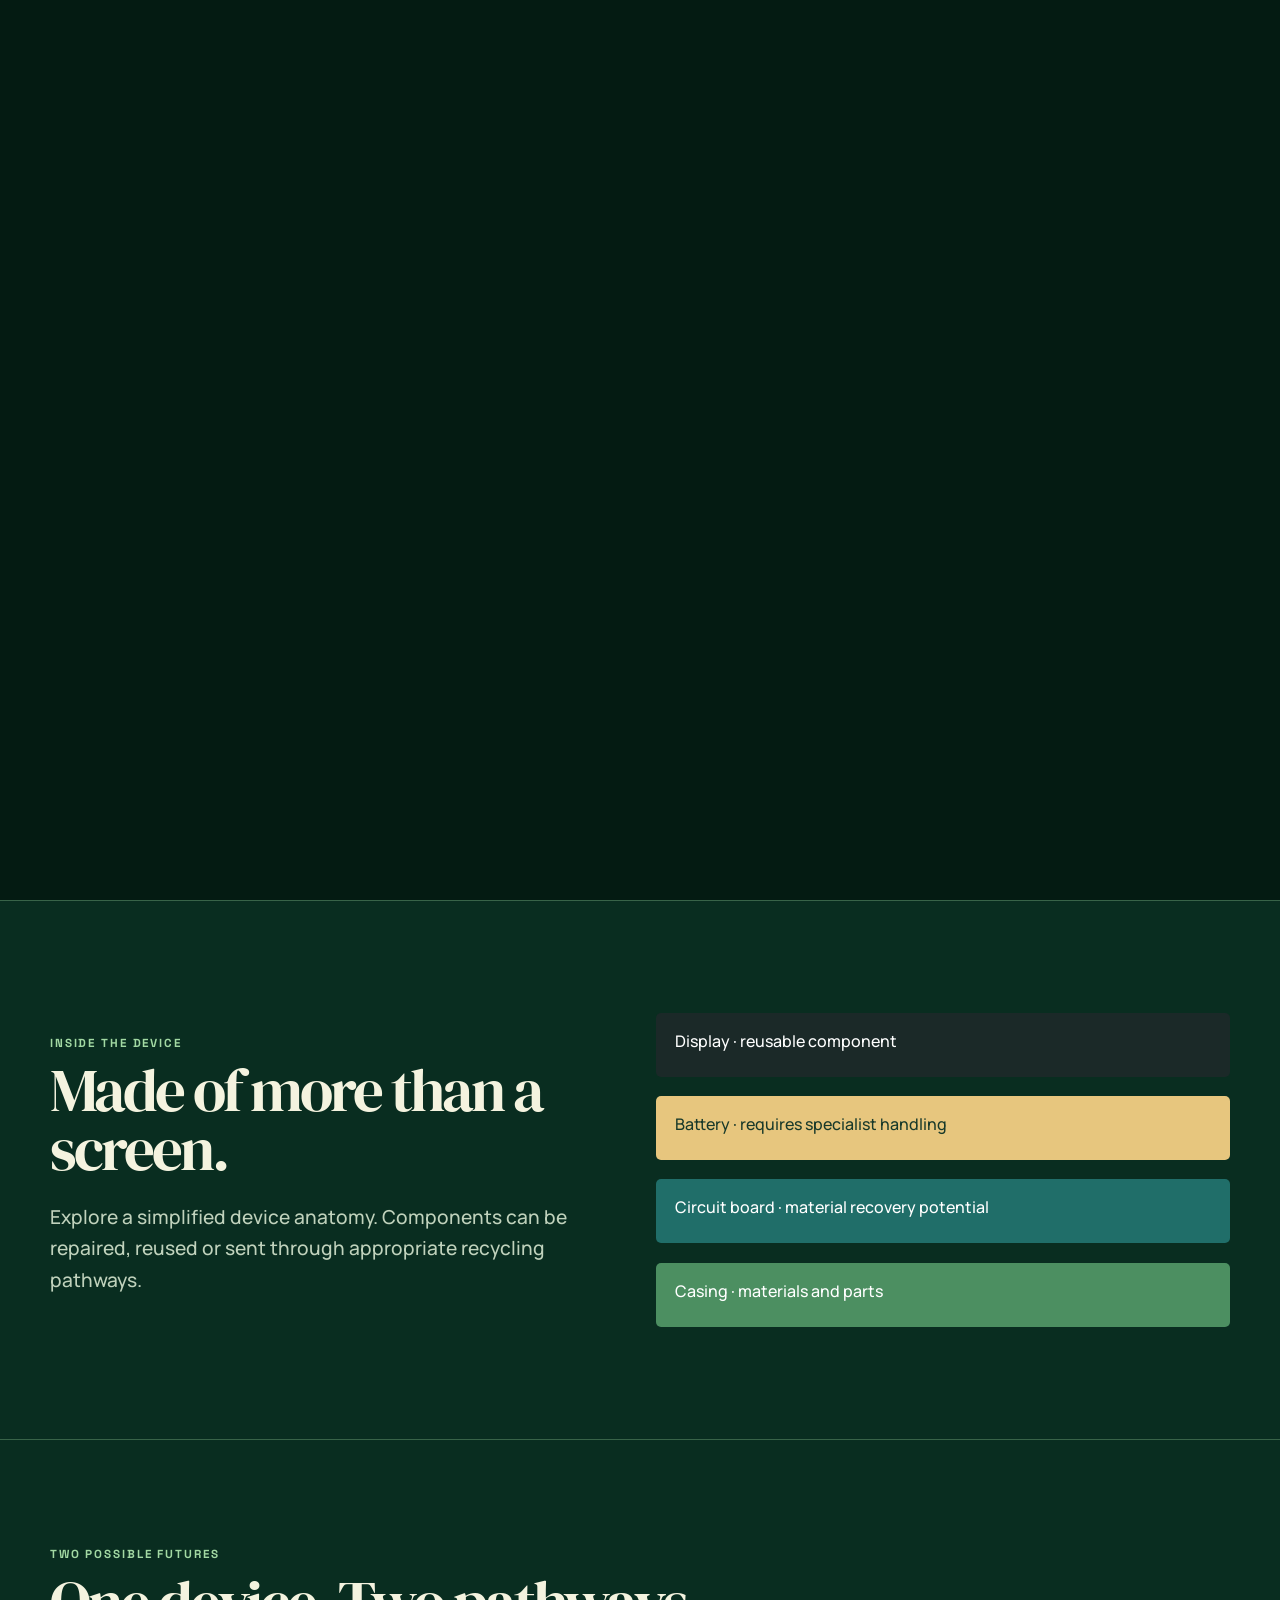
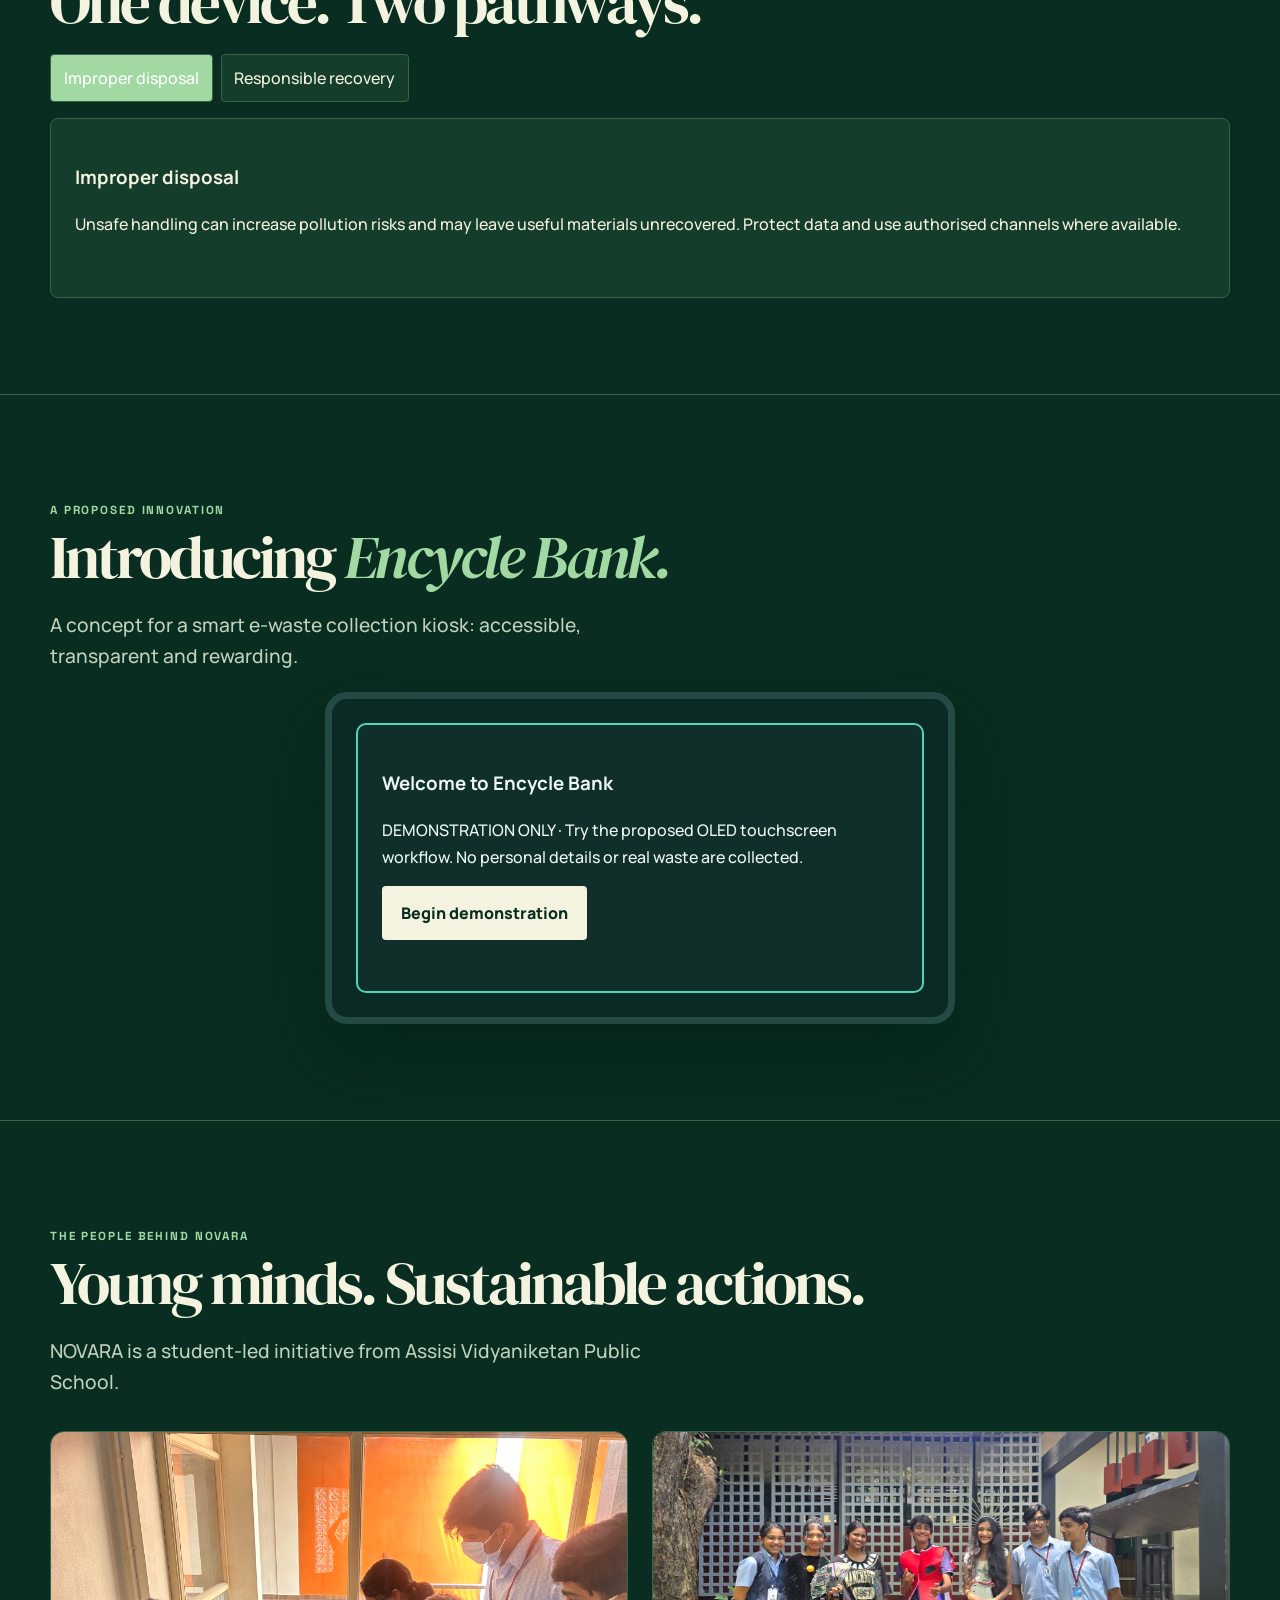
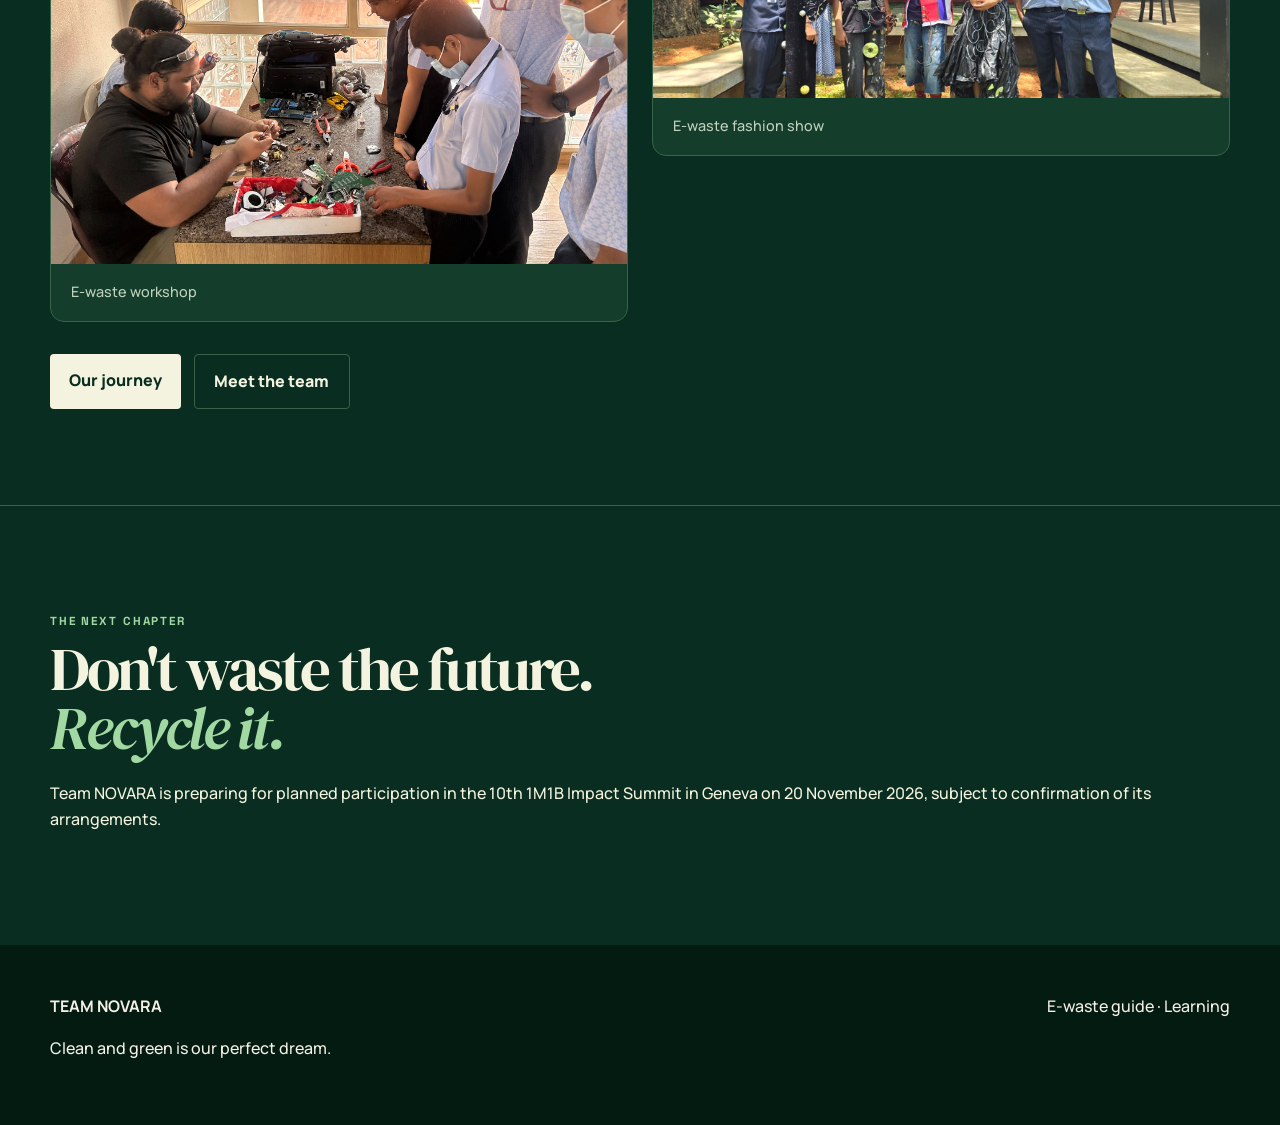
<file: index.html>
<!doctype html><html lang="en"><head><meta charset="utf-8"><meta name="viewport" content="width=device-width,initial-scale=1"><script>try{if(localStorage.getItem('novara-theme')==='dark'||(!localStorage.getItem('novara-theme')&&matchMedia('(prefers-color-scheme:dark)').matches))document.documentElement.classList.add('pre-dark')}catch(e){}</script><title>Team NOVARA | A Call to Action</title><link rel="preconnect" href="https://fonts.googleapis.com"><link href="https://fonts.googleapis.com/css2?family=DM+Serif+Display:ital@0;1&family=Manrope:wght@400;500;700;800&family=Space+Grotesk:wght@600;700&display=swap" rel="stylesheet"><link rel="stylesheet" href="style.css"><link rel="stylesheet" href="work.css"><link rel="stylesheet" href="layout-fixes.css"><link rel="stylesheet" href="story-photos.css"><link rel="stylesheet" href="forest.css"></head><body><a class="skip" href="#main">Skip to content</a><header></header><main id="main"><section class="hero wrap"><p class="eyebrow">TEAM NOVARA · KERALA, INDIA</p><h1>The future doesn't belong in a <em>landfill.</em></h1><p class="lede">Every device has a story. Discover how NOVARA is rethinking what happens next.</p><div class="buttons"><a class="button" href="#encycle">Try Encycle Bank</a><a class="button alt" href="impact.html">Explore our impact</a></div><div class="phone" aria-hidden="true"></div></section><section hidden class="section" id="encycle-animation" aria-labelledby="home-film-title"><div class="wrap"><p class="eyebrow">ENCYCLE BANK VIDEO</p><h2 id="home-film-title" data-ml="എൻസൈക്കിൾ ബാങ്കിന്റെ ഉള്ളിലേക്ക്.">Inside Encycle Bank.</h2><figure class="work-photo encycle-film"><video controls preload="none" playsinline width="1280" height="720" poster="Encycle-Bank-Video.jpg" aria-label="Encycle Bank video" aria-describedby="home-encycle-film-caption"><source src="Encycle-Bank-Video.mp4" type="video/mp4"><a href="Encycle-Bank-Video.mp4">Watch the Encycle Bank video</a></video><figcaption id="home-encycle-film-caption" data-ml="എൻസൈക്കിൾ ബാങ്ക് വീഡിയോ">Encycle Bank video</figcaption></figure><p><a class="button alt" href="Encycle-Bank-Video.mp4" data-ml="വീഡിയോ നേരിട്ട് തുറക്കുക">Open video directly</a></p></div></section><section class="section"><div class="wrap exploded reveal"><div><p class="eyebrow">INSIDE THE DEVICE</p><h2>Made of more than a screen.</h2><p class="lede">Explore a simplified device anatomy. Components can be repaired, reused or sent through appropriate recycling pathways.</p></div><div class="parts" aria-label="Interactive exploded device view"><div class="part">Display · reusable component</div><div class="part">Battery · requires specialist handling</div><div class="part">Circuit board · material recovery potential</div><div class="part">Casing · materials and parts</div></div></div></section><section class="section"><div class="wrap reveal"><p class="eyebrow">TWO POSSIBLE FUTURES</p><h2>One device. Two pathways.</h2><div class="tabs"><button class="active" data-path="bad">Improper disposal</button><button data-path="good">Responsible recovery</button></div><div class="pathway" id="path"><h3>Improper disposal</h3><p>Unsafe handling can increase pollution risks and may leave useful materials unrecovered. Protect data and use authorised channels where available.</p></div></div></section><section class="section" id="encycle"><div class="wrap reveal"><p class="eyebrow">A PROPOSED INNOVATION</p><h2>Introducing <em>Encycle Bank.</em></h2><p class="lede">A concept for a smart e-waste collection kiosk: accessible, transparent and rewarding.</p><div class="kiosk"><div class="screen" id="enc-screen"></div></div></div></section><section class="section"><div class="wrap reveal"><p class="eyebrow">THE PEOPLE BEHIND NOVARA</p><h2>Young minds. Sustainable actions.</h2><p class="lede">NOVARA is a student-led initiative from Assisi Vidyaniketan Public School.</p><div class="story-photo-band"><figure class="story-photo"><a href="IMG-20261022-WA0025.jpg" target="_blank" rel="noopener"><img src="IMG-20261022-WA0025.jpg" alt="Novara Team Attending An E-Waste Workshop" width="1824" height="1368" loading="lazy" decoding="async"></a><figcaption>E-waste workshop</figcaption></figure><figure class="story-photo"><a href="IMG-20260918-WA0154.jpg" target="_blank" rel="noopener"><img src="IMG-20260918-WA0154.jpg" alt="Creative outfits incorporating electronic items" width="1600" height="739" loading="lazy" decoding="async"></a><figcaption>E-waste fashion show</figcaption></figure></div><div class="buttons"><a class="button" href="campaign.html">Our journey</a><a class="button alt" href="team.html">Meet the team</a></div></div></section><section class="section"><div class="wrap reveal"><p class="eyebrow">THE NEXT CHAPTER</p><h2>Don't waste the future.<br><em>Recycle it.</em></h2><p>Team NOVARA is preparing for planned participation in the 10th 1M1B Impact Summit in Geneva on 20 November 2026, subject to confirmation of its arrangements.</p></div></section></main><footer></footer><script src="app.js"></script><script>const paths={bad:['Improper disposal','Unsafe handling can increase pollution risks and may leave useful materials unrecovered. Protect data and use authorised channels where available.'],good:['Responsible recovery','Maintain, repair, reuse or donate working devices first. Then use appropriate authorised recycling channels to support safer material recovery.']};document.querySelectorAll('[data-path]').forEach(b=>b.onclick=()=>{document.querySelectorAll('[data-path]').forEach(x=>x.classList.remove('active'));b.classList.add('active');let p=paths[b.dataset.path];document.querySelector('#path').innerHTML=`<h3>${p[0]}</h3><p>${p[1]}</p>`})</script></body></html>
</file>
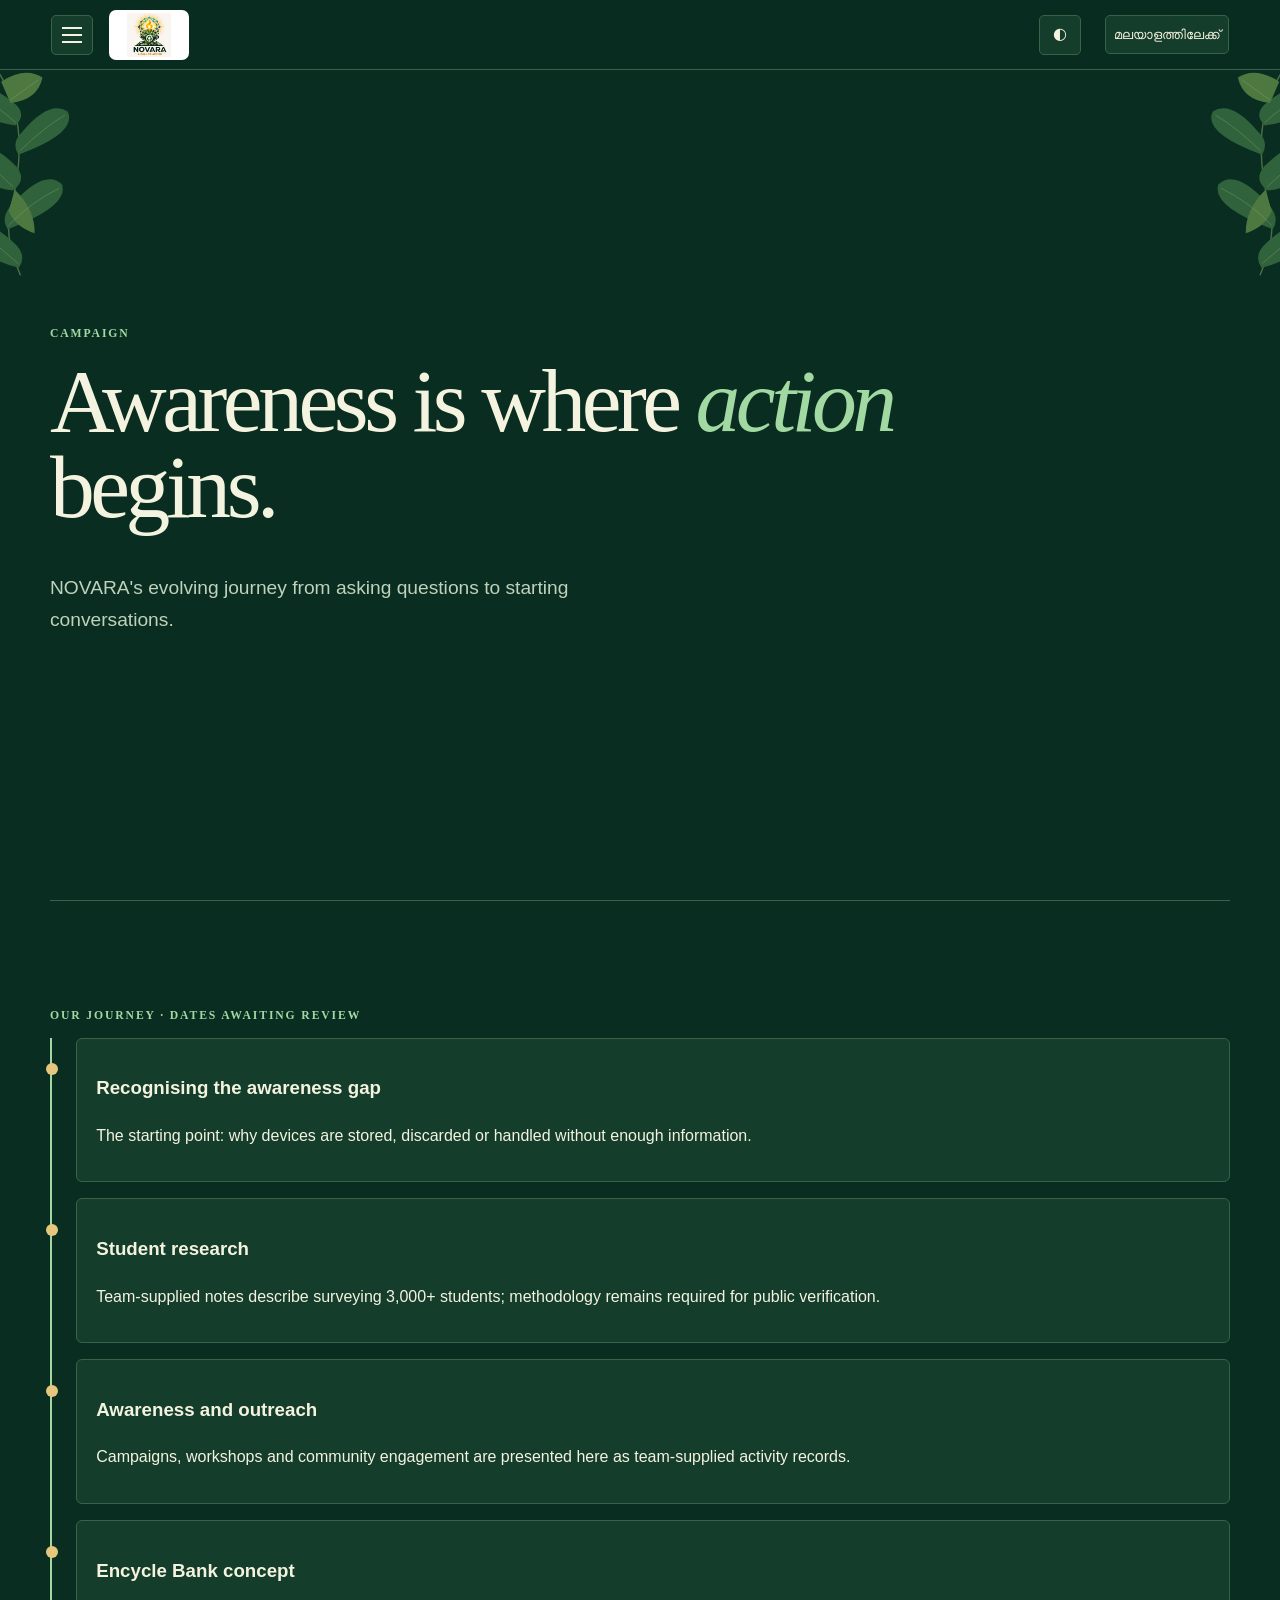
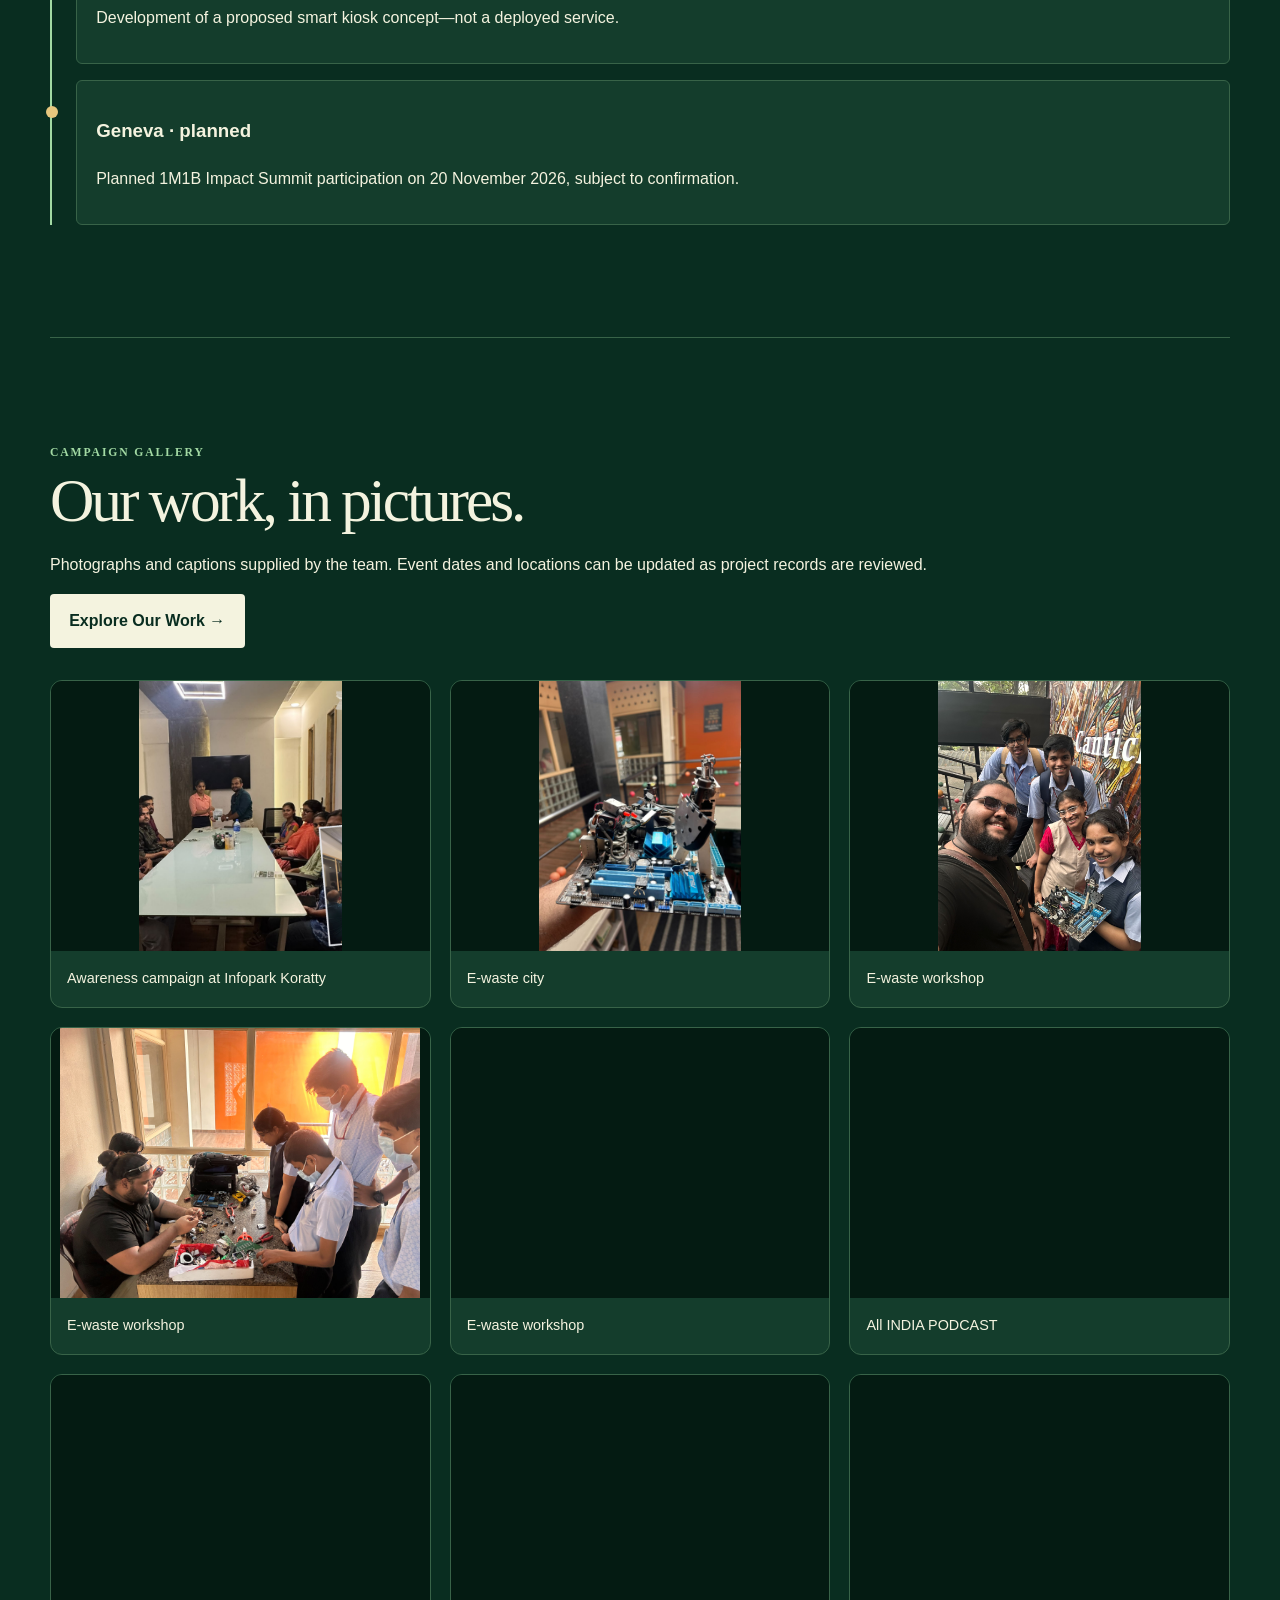
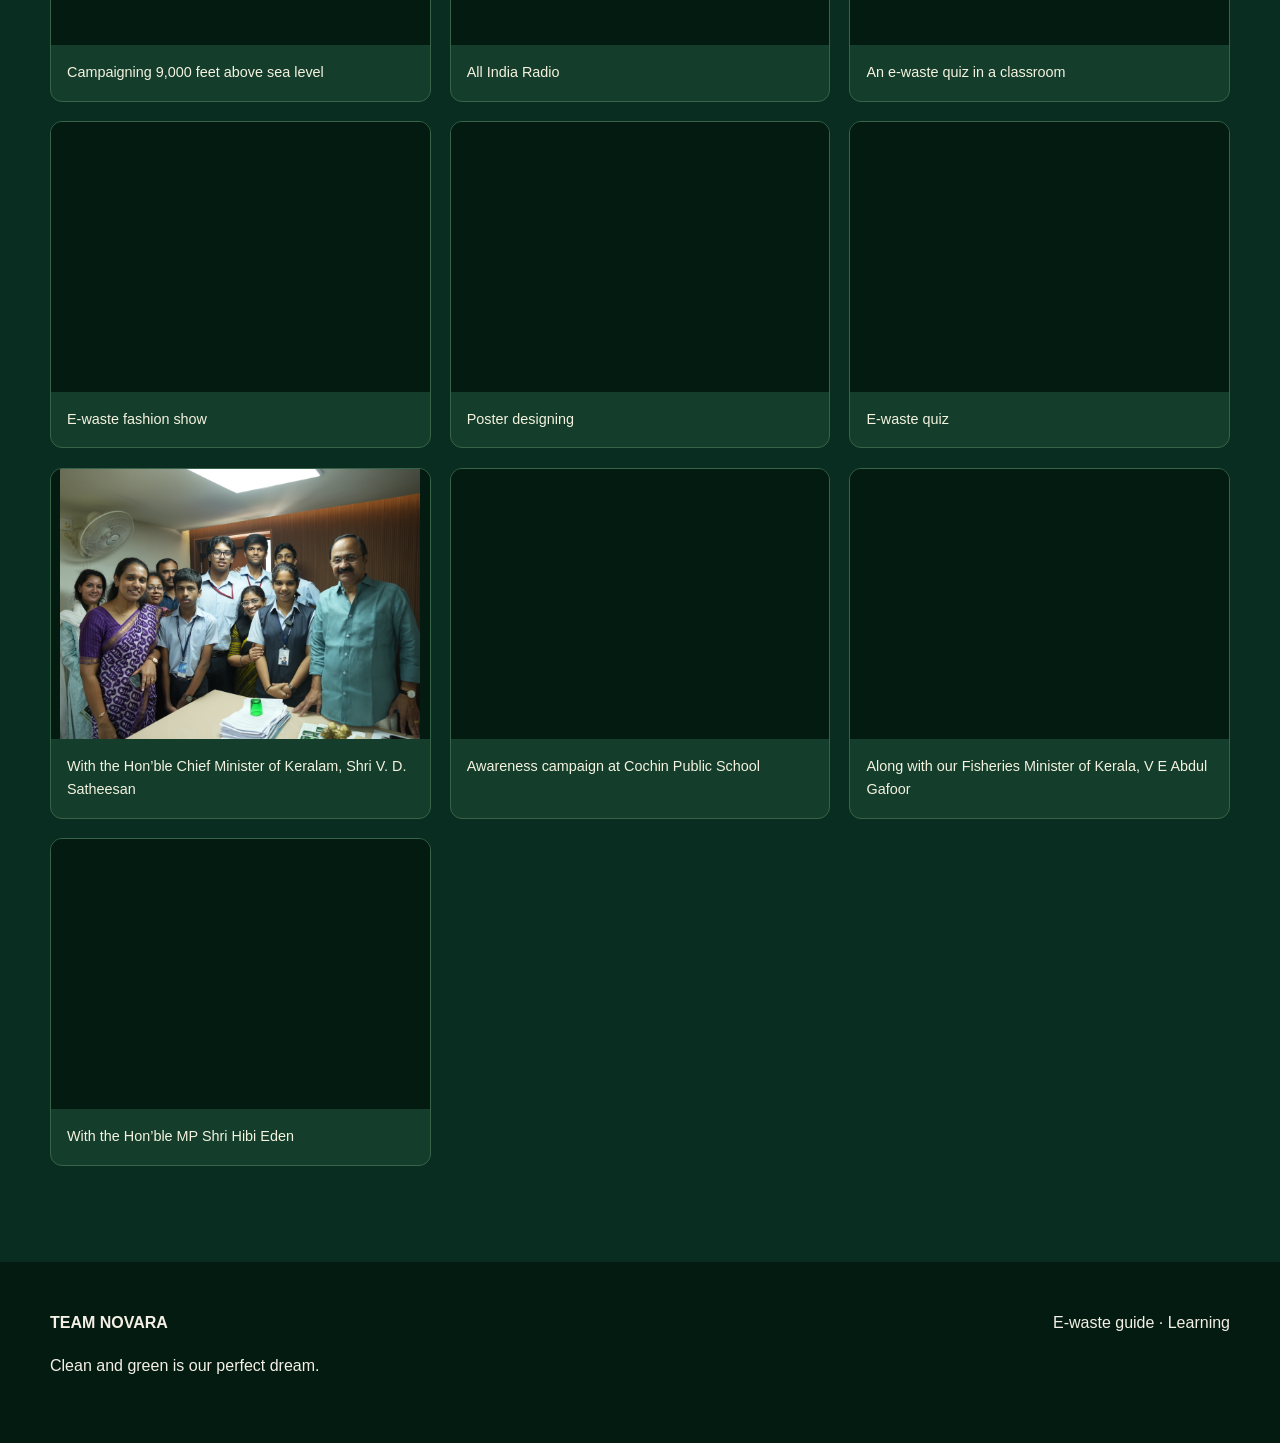
<file: campaign.html>
<!doctype html><html><head><meta charset="utf-8"><meta name="viewport" content="width=device-width,initial-scale=1"><title>Campaign | NOVARA</title><link rel="stylesheet" href="style.css"><link rel="stylesheet" href="work.css"><link rel="stylesheet" href="forest.css"></head><body><header></header><main class="wrap"><section class="hero"><p class="eyebrow">CAMPAIGN</p><h1>Awareness is where <em>action</em> begins.</h1><p class="lede">NOVARA's evolving journey from asking questions to starting conversations.</p></section><section class="section reveal"><p class="eyebrow">OUR JOURNEY · DATES AWAITING REVIEW</p><div class="timeline"><article class="milestone"><h3>Recognising the awareness gap</h3><p>The starting point: why devices are stored, discarded or handled without enough information.</p></article><article class="milestone"><h3>Student research</h3><p>Team-supplied notes describe surveying 3,000+ students; methodology remains required for public verification.</p></article><article class="milestone"><h3>Awareness and outreach</h3><p>Campaigns, workshops and community engagement are presented here as team-supplied activity records.</p></article><article class="milestone"><h3>Encycle Bank concept</h3><p>Development of a proposed smart kiosk concept—not a deployed service.</p></article><article class="milestone"><h3>Geneva · planned</h3><p>Planned 1M1B Impact Summit participation on 20 November 2026, subject to confirmation.</p></article></div></section><section class="section" id="gallery"><p class="eyebrow">CAMPAIGN GALLERY</p><h2>Our work, in pictures.</h2><p>Photographs and captions supplied by the team. Event dates and locations can be updated as project records are reviewed.</p><a class="button" href="our-work.html">Explore Our Work →</a><div class="photo-grid" style="margin-top:2rem"><figure class="work-photo"><a href="MyImage-1793004410-02.jpg" target="_blank" rel="noopener" aria-label="Open photograph: Awareness campaign at Infopark Koratty"><img src="MyImage-1793004410-02.jpg" alt="Sharing printed information at a meeting" loading="lazy" decoding="async"></a><figcaption>Awareness campaign at Infopark Koratty</figcaption></figure>
<figure class="work-photo"><a href="IMG-20261022-WA0046.jpg" target="_blank" rel="noopener" aria-label="Open photograph: E-waste city"><img src="IMG-20261022-WA0046.jpg" alt="E-waste city" loading="lazy" decoding="async"></a><figcaption>E-waste city</figcaption></figure>
<figure class="work-photo"><a href="IMG-20261022-WA0034.jpg" target="_blank" rel="noopener" aria-label="Open photograph: E-waste workshop"><img src="IMG-20261022-WA0034.jpg" alt="Participants displaying the component assembly" loading="lazy" decoding="async"></a><figcaption>E-waste workshop</figcaption></figure>
<figure class="work-photo"><a href="IMG-20261022-WA0025.jpg" target="_blank" rel="noopener" aria-label="Open photograph: E-waste workshop"><img src="IMG-20261022-WA0025.jpg" alt="Novara Team Attending An E-Waste Workshop" loading="lazy" decoding="async"></a><figcaption>E-waste workshop</figcaption></figure>
<figure class="work-photo"><a href="IMG-20261022-WA0023.jpg" target="_blank" rel="noopener" aria-label="Open photograph: E-waste workshop"><img src="IMG-20261022-WA0023.jpg" alt="A group examining electronic parts" loading="lazy" decoding="async"></a><figcaption>E-waste workshop</figcaption></figure>
<figure class="work-photo"><a href="IMG-20261019-WA0062.jpg" target="_blank" rel="noopener" aria-label="Open photograph: All INDIA PODCAST"><img src="IMG-20261019-WA0062.jpg" alt="All INDIA PODCAST" loading="lazy" decoding="async"></a><figcaption>All INDIA PODCAST</figcaption></figure>
<figure class="work-photo"><a href="IMG-20261019-WA0057.jpg" target="_blank" rel="noopener" aria-label="Open photograph: Campaigning 9,000 feet above sea level"><img src="IMG-20261019-WA0057.jpg" alt="Sharing an e-waste awareness leaflet" loading="lazy" decoding="async"></a><figcaption>Campaigning 9,000 feet above sea level</figcaption></figure>
<figure class="work-photo"><a href="IMG-20261014-WA0048.jpg" target="_blank" rel="noopener" aria-label="Open photograph: All India Radio"><img src="IMG-20261014-WA0048.jpg" alt="Students and a teacher posing together" loading="lazy" decoding="async"></a><figcaption>All India Radio</figcaption></figure>
<figure class="work-photo"><a href="IMG-20260929-WA0103.jpg" target="_blank" rel="noopener" aria-label="Open photograph: An e-waste quiz in a classroom"><img src="IMG-20260929-WA0103.jpg" alt="An e-waste quiz in a classroom" loading="lazy" decoding="async"></a><figcaption>An e-waste quiz in a classroom</figcaption></figure>
<figure class="work-photo"><a href="IMG-20260918-WA0154.jpg" target="_blank" rel="noopener" aria-label="Open photograph: E-waste fashion show"><img src="IMG-20260918-WA0154.jpg" alt="Creative outfits incorporating electronic items" loading="lazy" decoding="async"></a><figcaption>E-waste fashion show</figcaption></figure>
<figure class="work-photo"><a href="IMG-20260918-WA0076.jpg" target="_blank" rel="noopener" aria-label="Open photograph: Poster designing"><img src="IMG-20260918-WA0076.jpg" alt="Students preparing classroom materials" loading="lazy" decoding="async"></a><figcaption>Poster designing</figcaption></figure>
<figure class="work-photo"><a href="IMG-20260918-WA0065.jpg" target="_blank" rel="noopener" aria-label="Open photograph: E-waste quiz"><img src="IMG-20260918-WA0065.jpg" alt="A group photograph in a classroom" loading="lazy" decoding="async"></a><figcaption>E-waste quiz</figcaption></figure>
<figure class="work-photo"><a href="DSC08440.JPG" target="_blank" rel="noopener" aria-label="Open photograph: With the Hon’ble Chief Minister of Keralam, Shri V. D. Satheesan"><img src="DSC08440.JPG" alt="Students and adults gathered for a photograph" loading="lazy" decoding="async"></a><figcaption>With the Hon’ble Chief Minister of Keralam, Shri V. D. Satheesan</figcaption></figure>

<figure class="work-photo"><a href="20261016_144602.jpg" target="_blank" rel="noopener" aria-label="Open photograph: Awareness campaign at Cochin Public School"><img src="20261016_144602.jpg" alt="A student-led presentation in an auditorium" loading="lazy" decoding="async"></a><figcaption>Awareness campaign at Cochin Public School</figcaption></figure><figure class="work-photo"><a href="Team-with-Kerala-Fisheries-Minister-V-E-Abdul-Gafoor.jpg" target="_blank" rel="noopener" aria-label="Open photograph: Along with our Fisheries Minister of Kerala, V E Abdul Gafoor"><img src="Team-with-Kerala-Fisheries-Minister-V-E-Abdul-Gafoor.jpg" alt="Along with our Fisheries Minister of Kerala, V E Abdul Gafoor" loading="lazy" decoding="async" width="1200" height="1600"></a><figcaption>Along with our Fisheries Minister of Kerala, V E Abdul Gafoor</figcaption></figure><figure class="work-photo"><a href="Team-with-MP-Hibi-Eden.jpg" target="_blank" rel="noopener" aria-label="Open photograph: With the Hon’ble MP Shri Hibi Eden"><img src="Team-with-MP-Hibi-Eden.jpg" alt="Team members with MP Hibi Eden holding an e-waste leaflet" width="1200" height="1600" loading="lazy" decoding="async"></a><figcaption>With the Hon’ble MP Shri Hibi Eden</figcaption></figure></div></section></main><footer></footer><script src="app.js"></script></body></html>
</file>
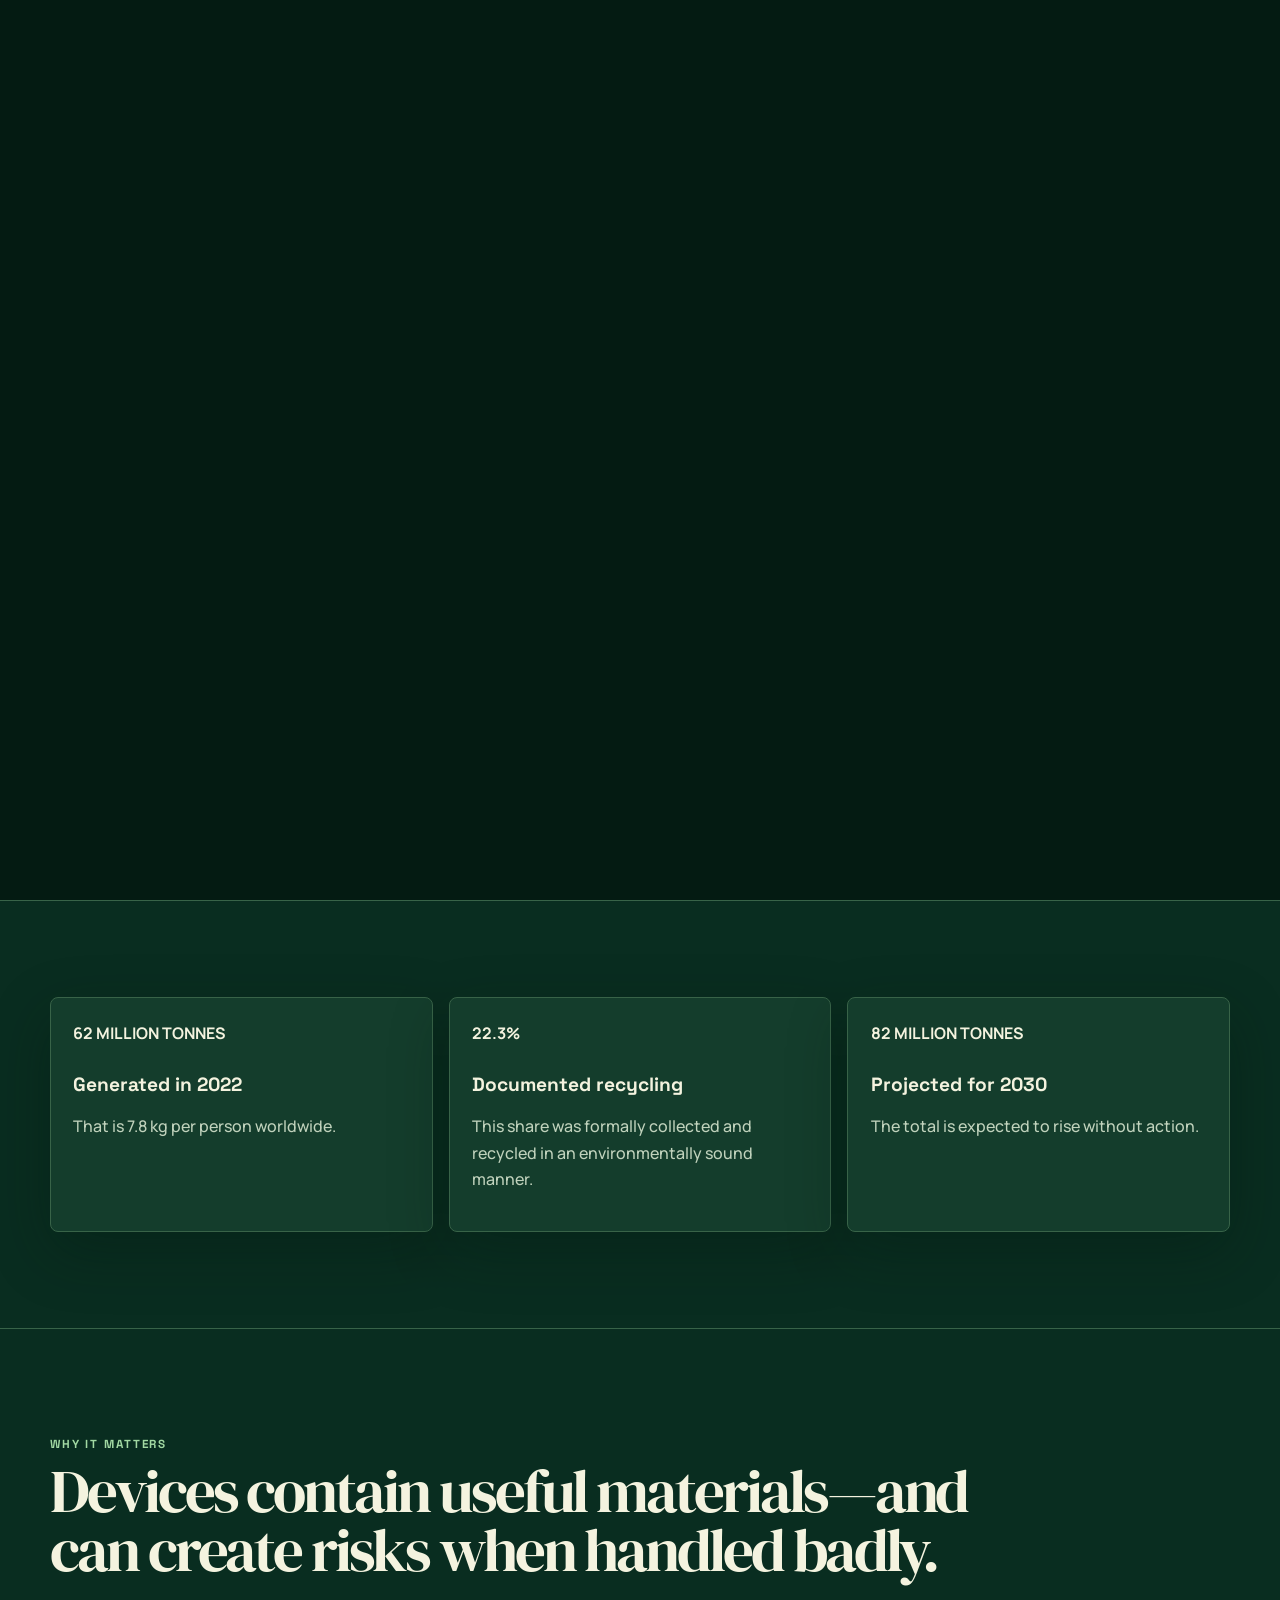
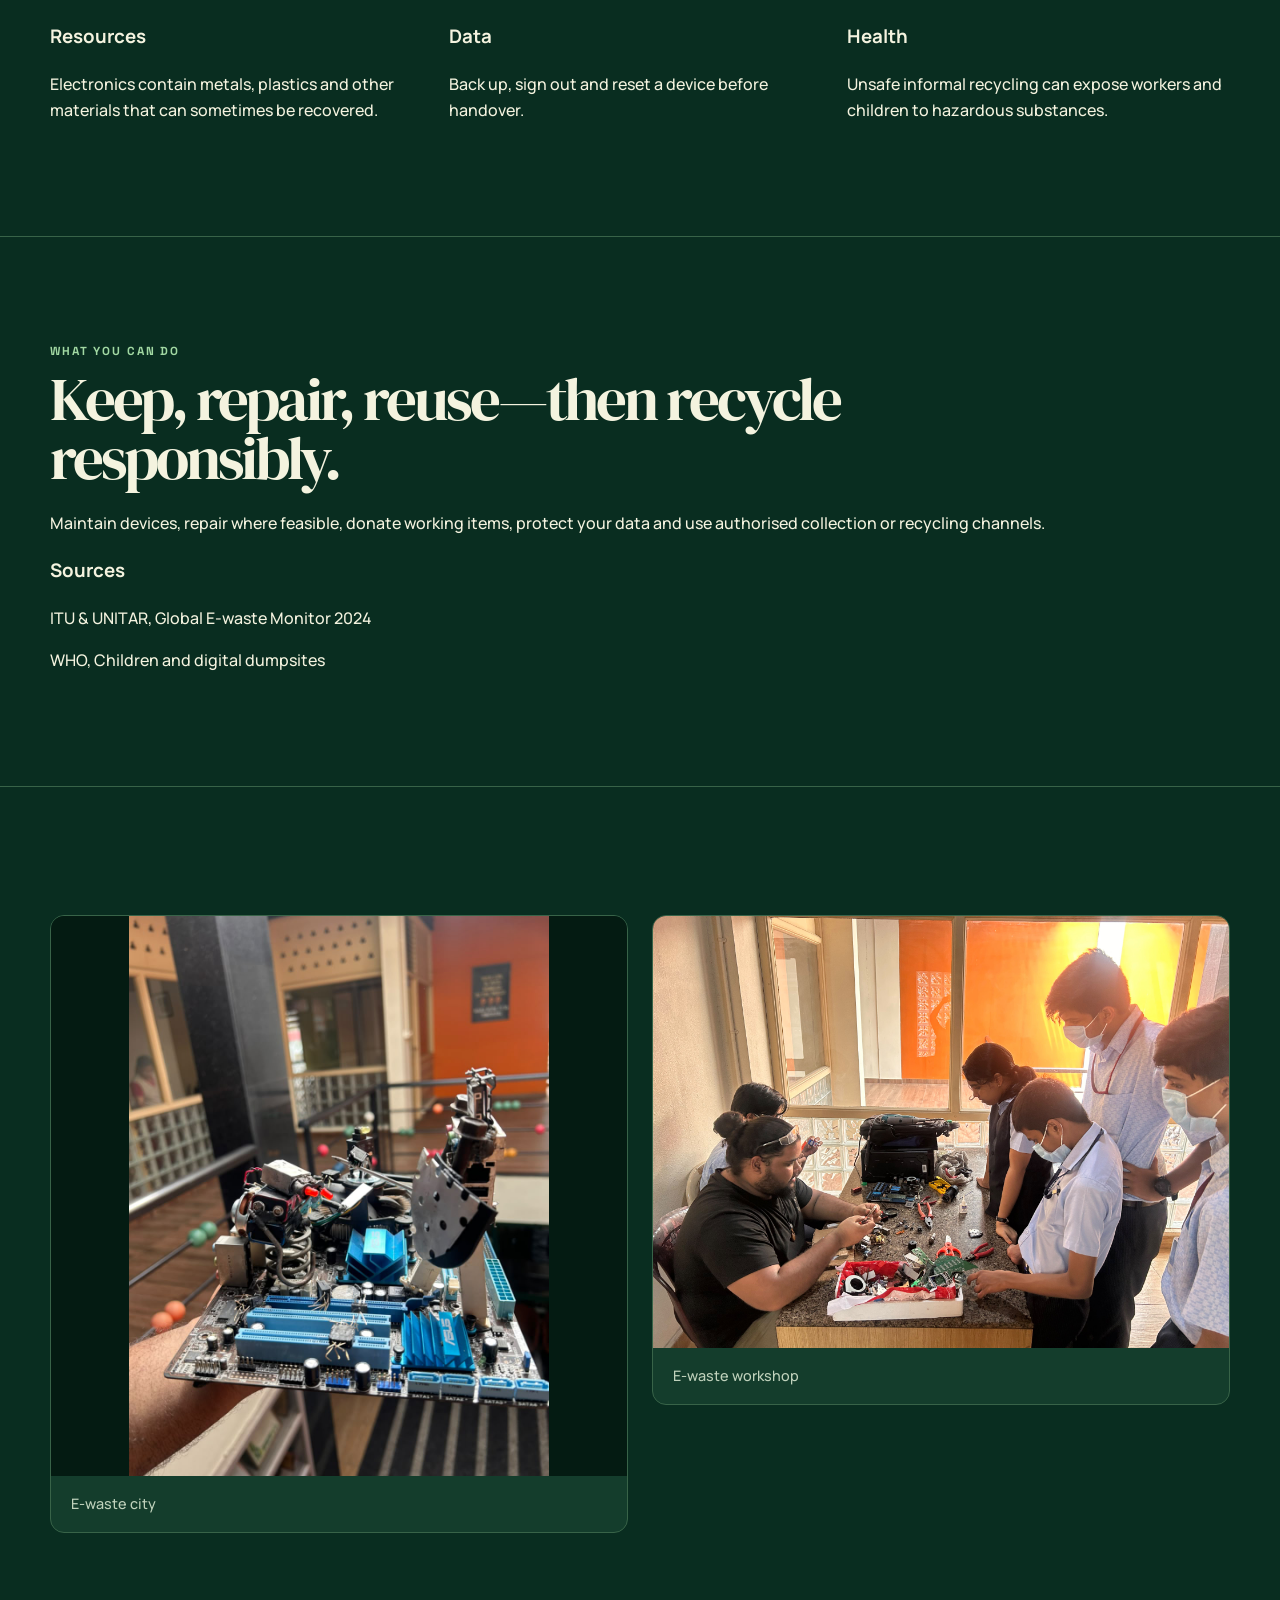
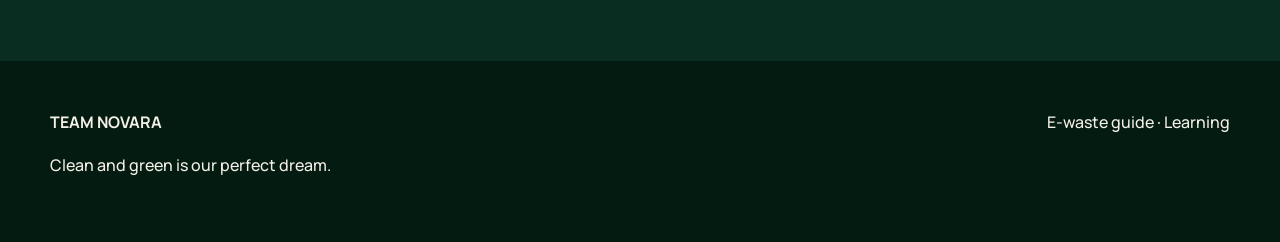
<file: ewaste.html>
<!doctype html><html lang="en"><head><meta charset="utf-8"><meta name="viewport" content="width=device-width,initial-scale=1"><title>What is E-waste? | NOVARA</title><link rel="stylesheet" href="style.css"><link rel="stylesheet" href="story-photos.css"><link rel="preconnect" href="https://fonts.googleapis.com"><link href="https://fonts.googleapis.com/css2?family=DM+Serif+Display:ital@0;1&family=Manrope:wght@400;600;800&family=Space+Grotesk:wght@600;700&display=swap" rel="stylesheet"><link rel="stylesheet" href="forest.css"></head><body><header></header><main><section class="hero"><p class="eyebrow">WHAT IS E-WASTE?</p><h1>Technology doesn't end when we stop <em>using</em> it.</h1><p class="lede">E-waste is discarded electrical or electronic equipment: phones, computers, chargers, screens, batteries and appliances.</p></section><section class="section reveal"><div class="grid"><article class="card"><b>62 MILLION TONNES</b><h3>Generated in 2022</h3><p>That is 7.8 kg per person worldwide.</p></article><article class="card"><b>22.3%</b><h3>Documented recycling</h3><p>This share was formally collected and recycled in an environmentally sound manner.</p></article><article class="card"><b>82 MILLION TONNES</b><h3>Projected for 2030</h3><p>The total is expected to rise without action.</p></article></div></section><section class="section feature reveal"><p class="eyebrow">WHY IT MATTERS</p><h2>Devices contain useful materials—and can create risks when handled badly.</h2><div class="grid"><div><h3>Resources</h3><p>Electronics contain metals, plastics and other materials that can sometimes be recovered.</p></div><div><h3>Data</h3><p>Back up, sign out and reset a device before handover.</p></div><div><h3>Health</h3><p>Unsafe informal recycling can expose workers and children to hazardous substances.</p></div></div></section><section class="section sources reveal"><p class="eyebrow">WHAT YOU CAN DO</p><h2>Keep, repair, reuse—then recycle responsibly.</h2><p>Maintain devices, repair where feasible, donate working items, protect your data and use authorised collection or recycling channels.</p><h3>Sources</h3><p><a href="https://www.itu.int/en/ITU-D/Environment/Pages/Publications/The-Global-E-waste-Monitor-2024.aspx">ITU & UNITAR, Global E-waste Monitor 2024</a></p><p><a href="https://www.who.int/publications/i/item/9789240023901">WHO, Children and digital dumpsites</a></p></section><section class="section"><div class="story-photo-band"><figure class="story-photo"><a href="IMG-20261022-WA0046.jpg" target="_blank" rel="noopener"><img src="IMG-20261022-WA0046.jpg" alt="E-waste city" width="960" height="1280" loading="lazy" decoding="async"></a><figcaption>E-waste city</figcaption></figure><figure class="story-photo"><a href="IMG-20261022-WA0025.jpg" target="_blank" rel="noopener"><img src="IMG-20261022-WA0025.jpg" alt="Novara Team Attending An E-Waste Workshop" width="1824" height="1368" loading="lazy" decoding="async"></a><figcaption>E-waste workshop</figcaption></figure></div></section></main><footer></footer><script src="app.js"></script></body></html>
</file>
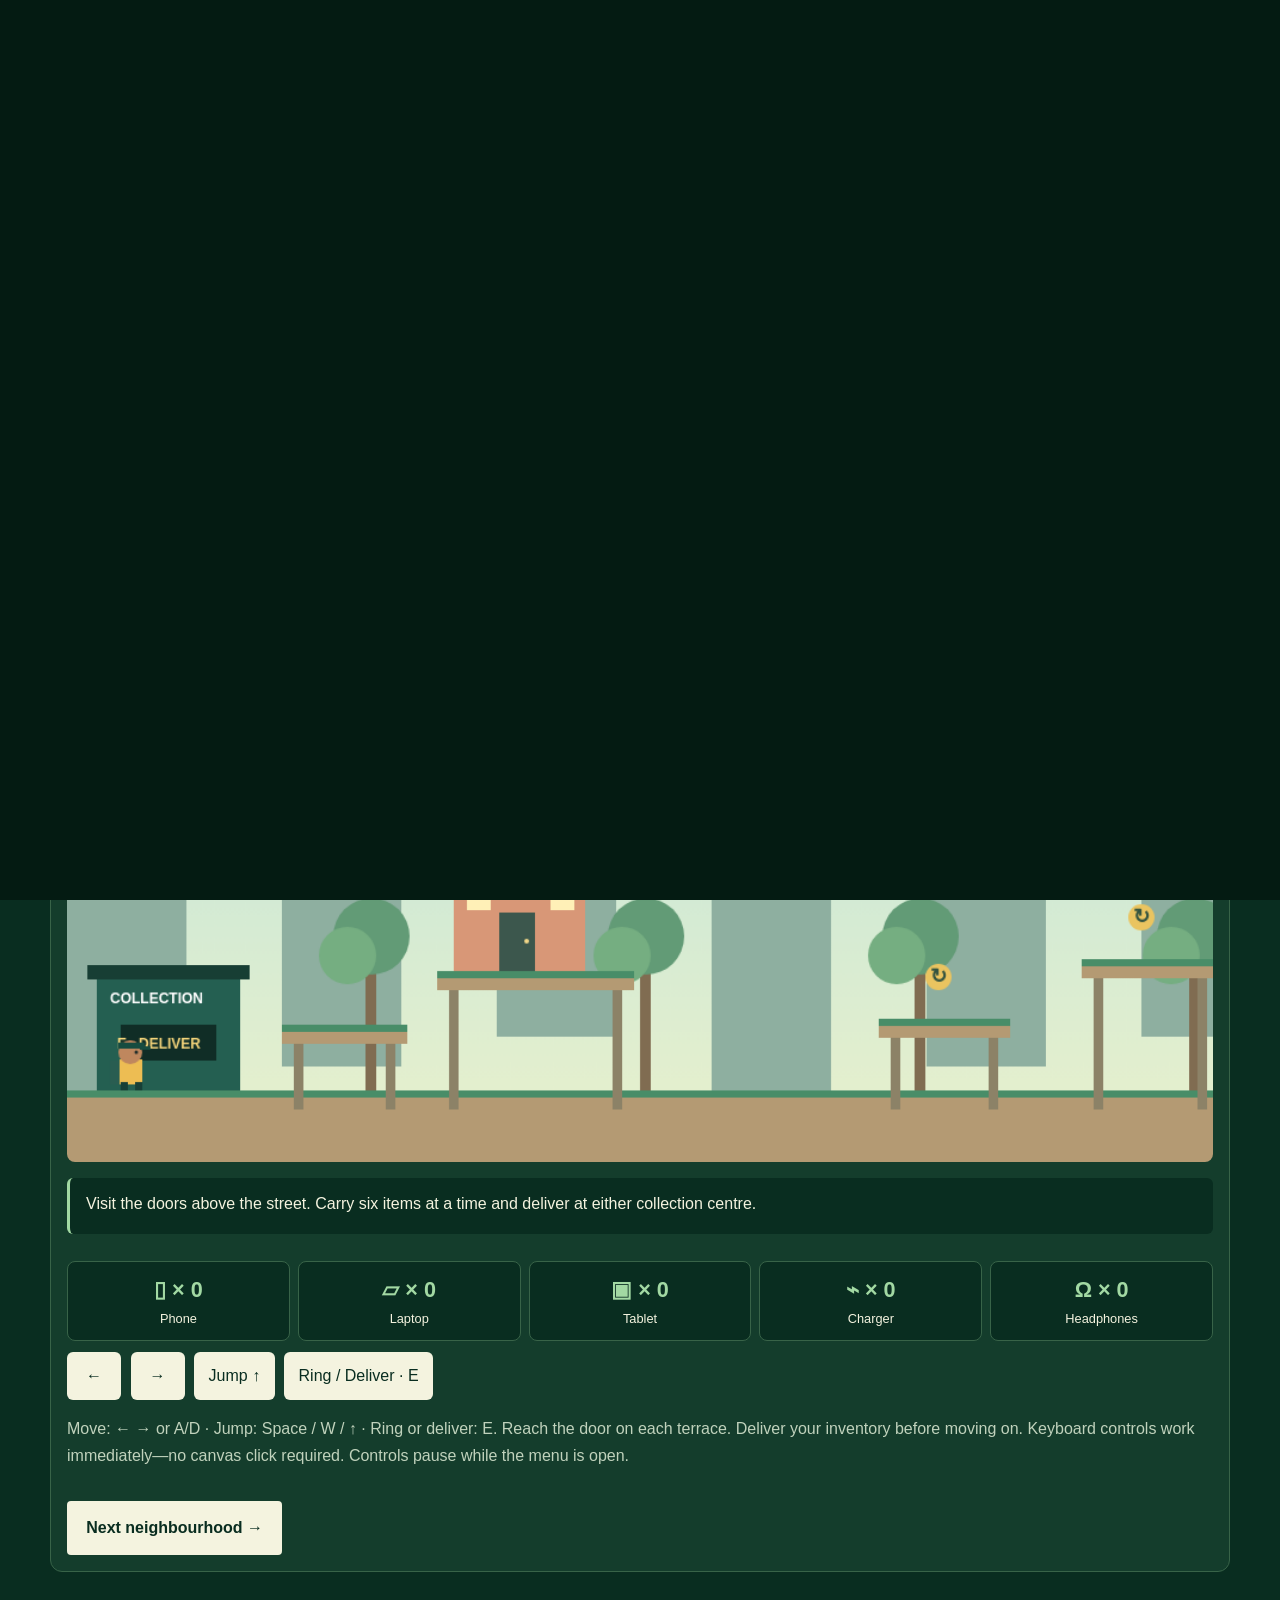
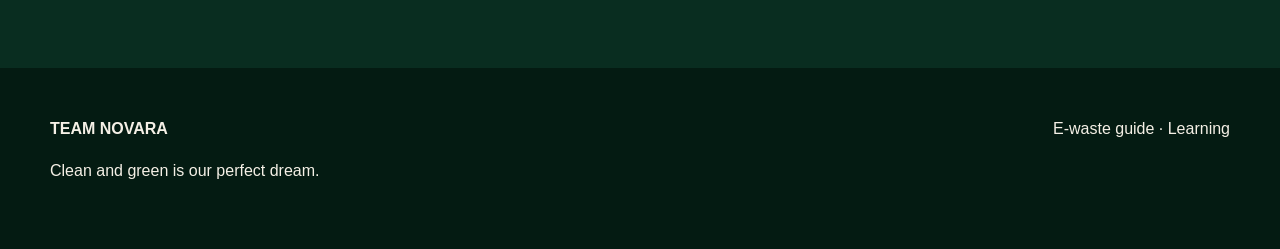
<file: game.html>
<!doctype html><html lang="en"><head><meta charset="utf-8"><meta name="viewport" content="width=device-width,initial-scale=1"><title>Collection Mission | NOVARA</title><link rel="stylesheet" href="style.css"><link rel="stylesheet" href="layout-fixes.css"><link rel="stylesheet" href="game.css"><link rel="stylesheet" href="forest.css"></head><body><header></header><main class="wrap"><section class="section"><p class="eyebrow">NOVARA • COLLECTION MISSION</p><h2>A second life starts<br>at the <em>doorstep.</em></h2><p>Explore three neighbourhoods. Jump onto terraces, ring doorbells and carry each household’s e-waste to the collection centre. All residents and collections are fictional.</p><p>Four houses per neighbourhood. Six inventory slots. Two collection centres. Collect gold reuse tokens for bonus points. Press P to pause.</p><div class="game-shell"><div class="game-hud"><strong id="stage"></strong><span id="delivery"></span><button class="button alt" id="restart">New mission</button></div><canvas id="world" class="game-canvas" width="960" height="480" tabindex="0" aria-label="Platform game. Arrow keys or A and D to move, Space to jump, E to interact."></canvas><p id="dialogue" role="status"></p><div id="hotbar" class="hotbar" aria-label="E-waste inventory"></div><div class="game-controls"><button data-key="left" aria-label="Move left">←</button><button data-key="right" aria-label="Move right">→</button><button id="jump">Jump ↑</button><button id="interact">Ring / Deliver · E</button></div><p class="game-help">Move: ← → or A/D · Jump: Space / W / ↑ · Ring or deliver: E. Reach the door on each terrace. Deliver your inventory before moving on. Keyboard controls work immediately—no canvas click required. Controls pause while the menu is open.</p><button id="next-scene" class="button" hidden>Next neighbourhood →</button></div></section></main><footer></footer><script src="app.js"></script><script src="game.js"></script></body></html>
</file>
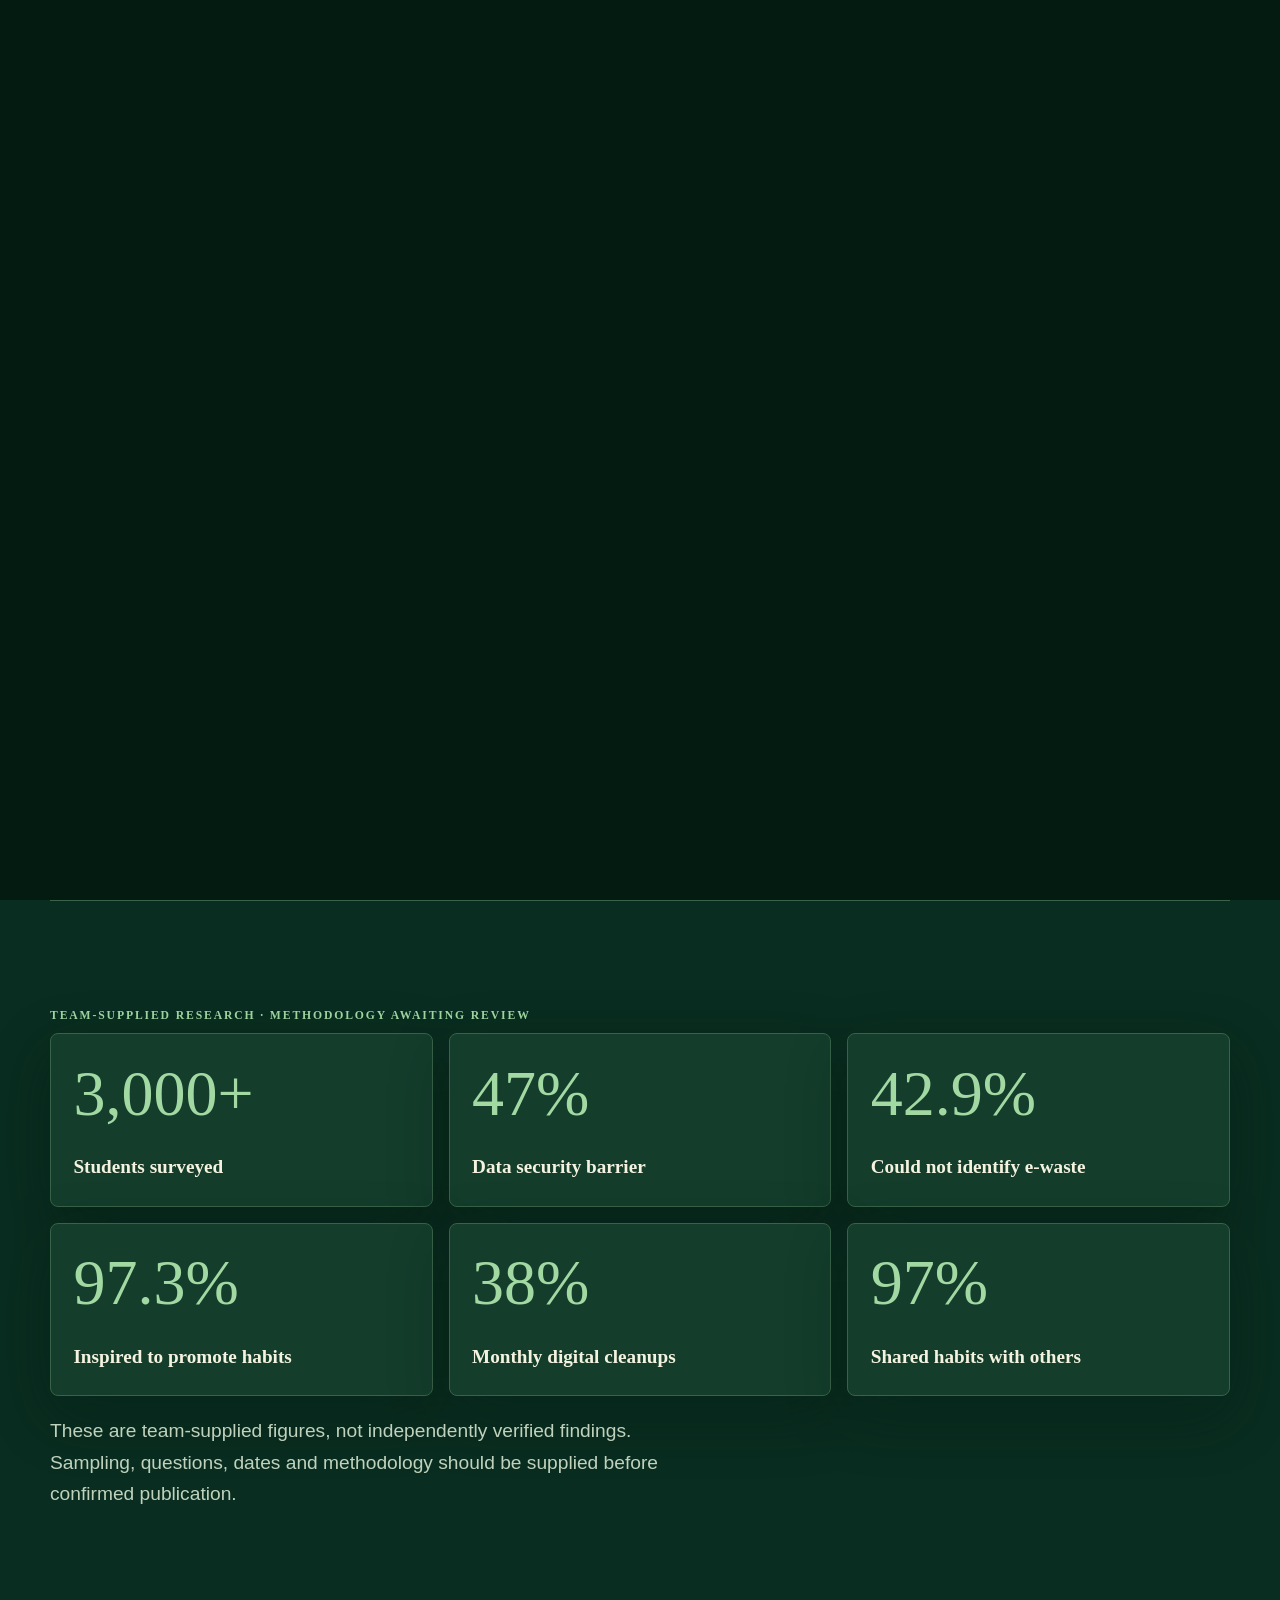
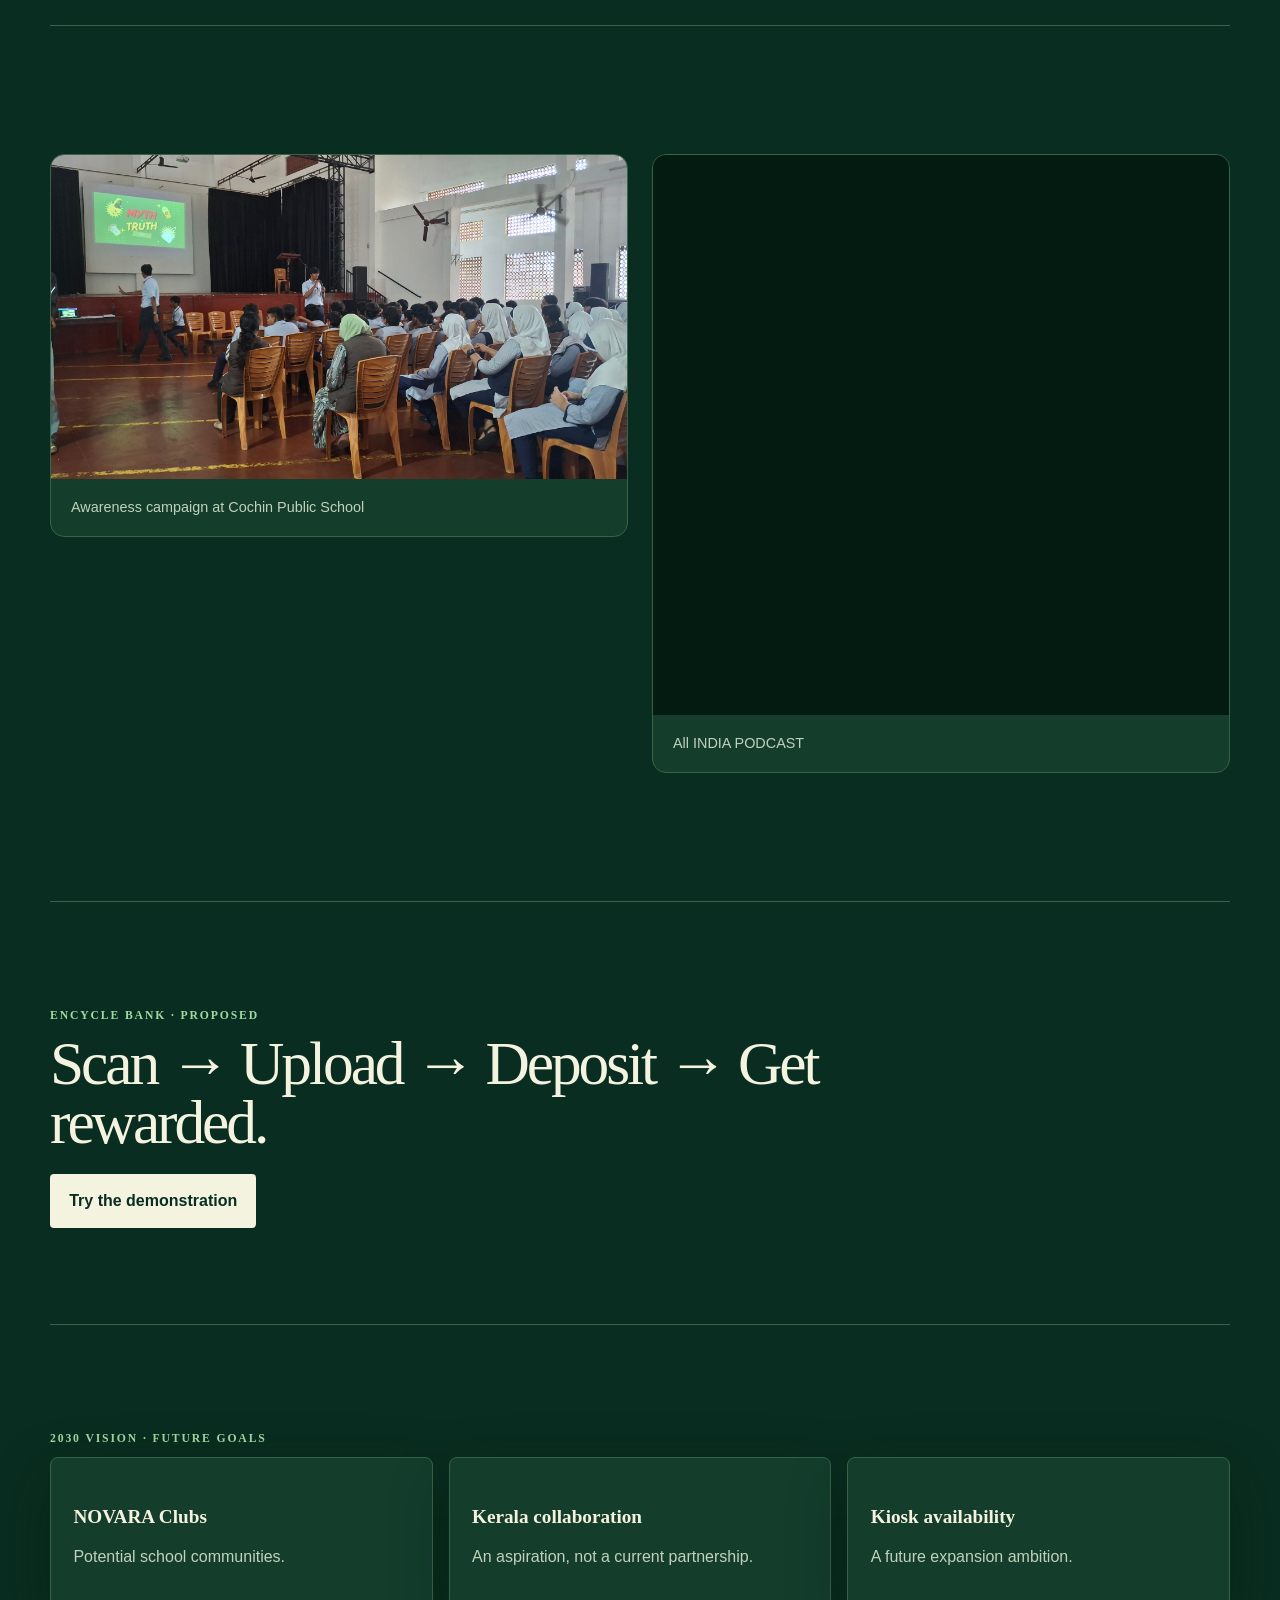
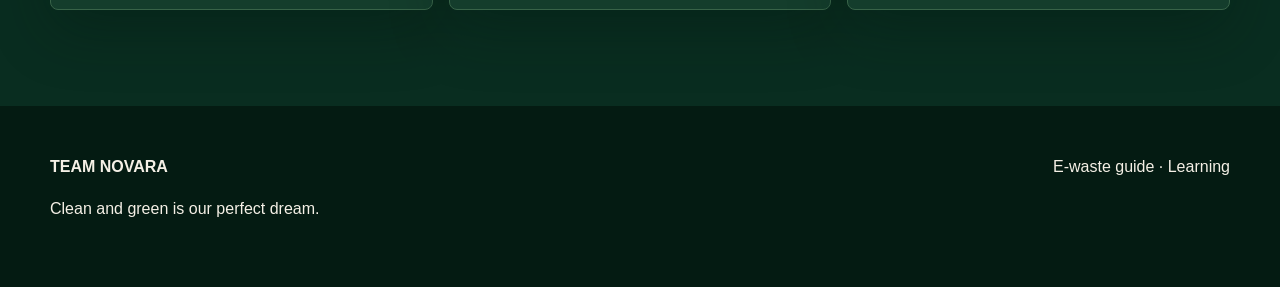
<file: impact.html>
<!doctype html><html><head><meta charset="utf-8"><meta name="viewport" content="width=device-width,initial-scale=1"><title>Impact | NOVARA</title><link rel="stylesheet" href="style.css"><link rel="stylesheet" href="story-photos.css"><link rel="stylesheet" href="forest.css"></head><body><header></header><main class="wrap"><section class="hero"><p class="eyebrow">IMPACT</p><h1>Small actions.<br><em>Measurable change.</em></h1><p class="lede">Research, response and future ambition—shown with care.</p></section><section class="section reveal"><p class="eyebrow">TEAM-SUPPLIED RESEARCH · METHODOLOGY AWAITING REVIEW</p><div class="grid"><article class="card"><div class="metric" data-count="3,000+">0</div><h3>Students surveyed</h3></article><article class="card"><div class="metric" data-count="47%">0</div><h3>Data security barrier</h3></article><article class="card"><div class="metric" data-count="42.9%">0</div><h3>Could not identify e-waste</h3></article><article class="card"><div class="metric" data-count="97.3%">0</div><h3>Inspired to promote habits</h3></article><article class="card"><div class="metric" data-count="38%">0</div><h3>Monthly digital cleanups</h3></article><article class="card"><div class="metric" data-count="97%">0</div><h3>Shared habits with others</h3></article></div><p class="lede">These are team-supplied figures, not independently verified findings. Sampling, questions, dates and methodology should be supplied before confirmed publication.</p></section><section class="section"><div class="story-photo-band"><figure class="story-photo"><a href="20261016_144602.jpg" target="_blank" rel="noopener"><img src="20261016_144602.jpg" alt="A student-led presentation in an auditorium" width="2048" height="1153" loading="lazy" decoding="async"></a><figcaption>Awareness campaign at Cochin Public School</figcaption></figure><figure class="story-photo"><a href="IMG-20261019-WA0062.jpg" target="_blank" rel="noopener"><img src="IMG-20261019-WA0062.jpg" alt="All INDIA PODCAST" width="960" height="1280" loading="lazy" decoding="async"></a><figcaption>All INDIA PODCAST</figcaption></figure></div></section><section class="section"><p class="eyebrow">ENCYCLE BANK · PROPOSED</p><h2>Scan → Upload → Deposit → Get rewarded.</h2><a class="button" href="index.html#encycle">Try the demonstration</a></section><section class="section"><p class="eyebrow">2030 VISION · FUTURE GOALS</p><div class="grid"><article class="card"><h3>NOVARA Clubs</h3><p>Potential school communities.</p></article><article class="card"><h3>Kerala collaboration</h3><p>An aspiration, not a current partnership.</p></article><article class="card"><h3>Kiosk availability</h3><p>A future expansion ambition.</p></article></div></section></main><footer></footer><script src="app.js"></script><script>document.querySelectorAll('[data-count]').forEach(e=>new IntersectionObserver(x=>{if(x[0].isIntersecting)e.textContent=e.dataset.count},{threshold:.5}).observe(e))</script></body></html>
</file>
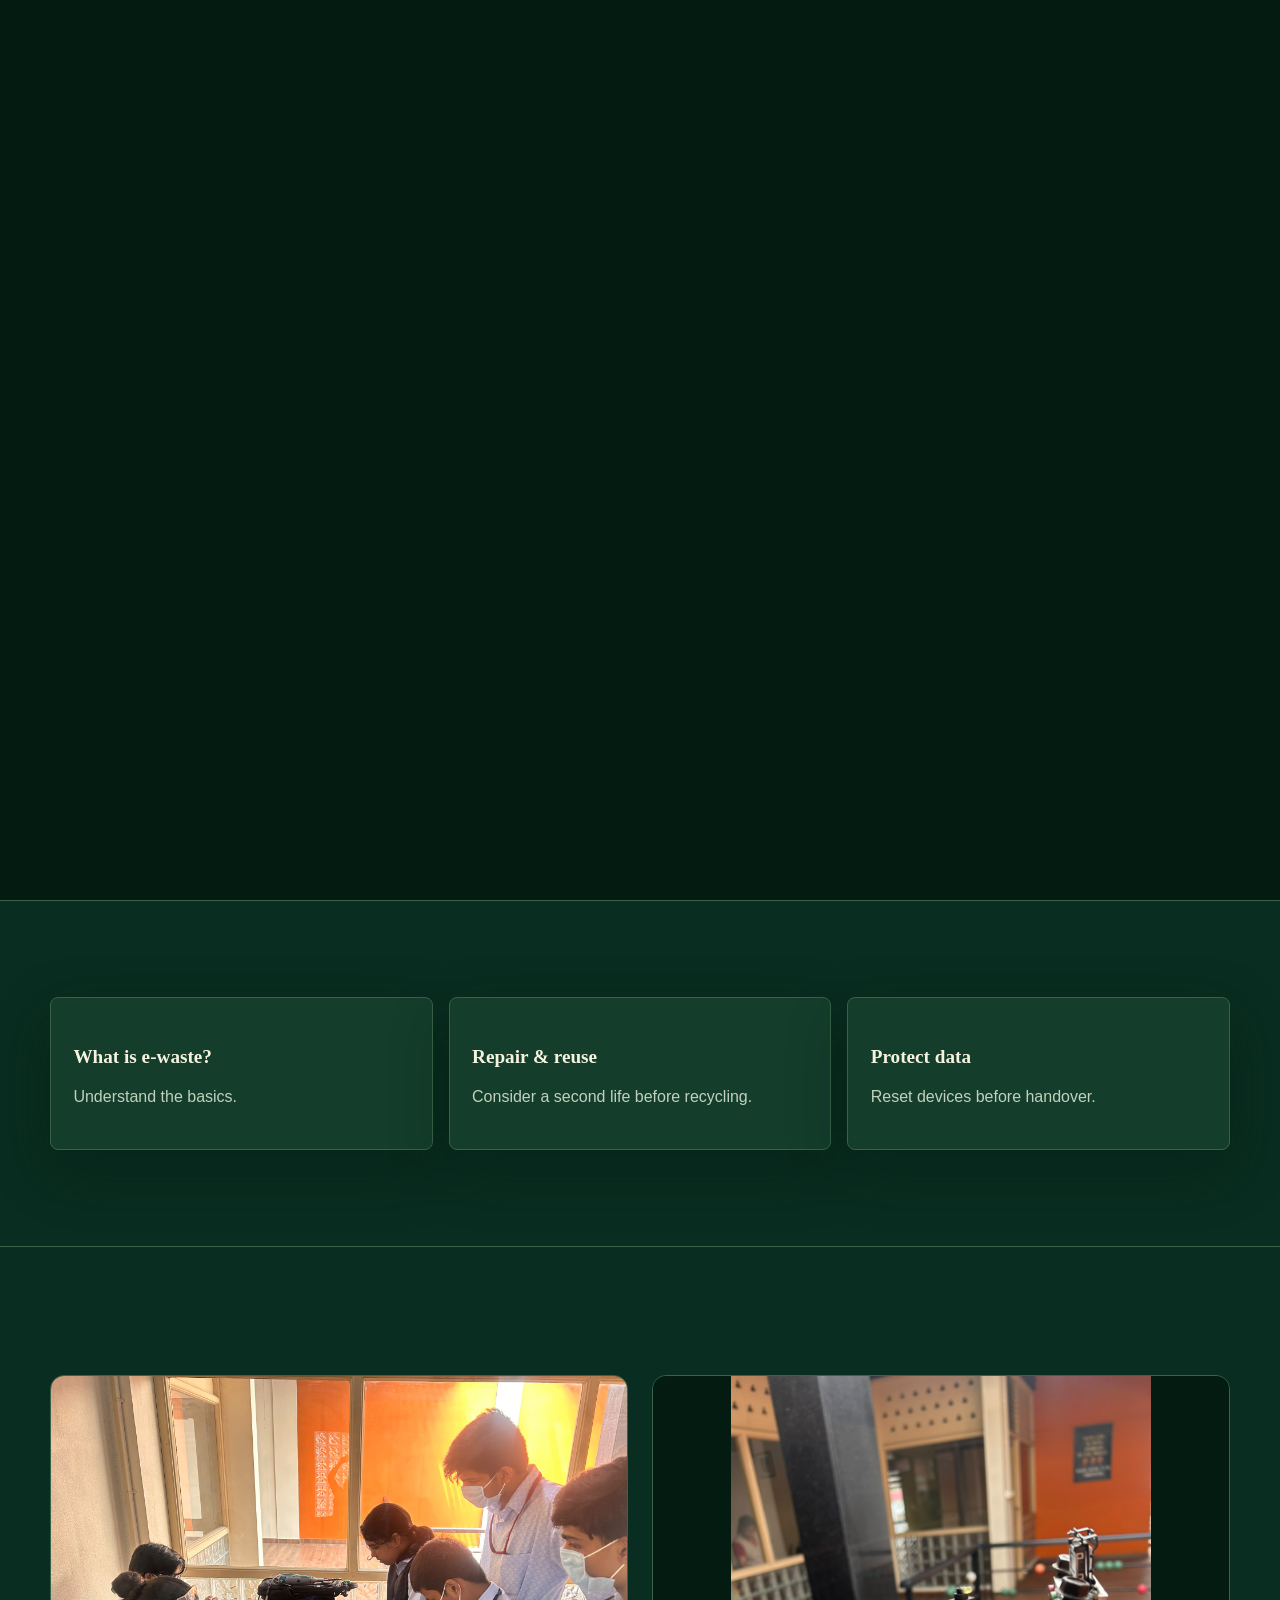
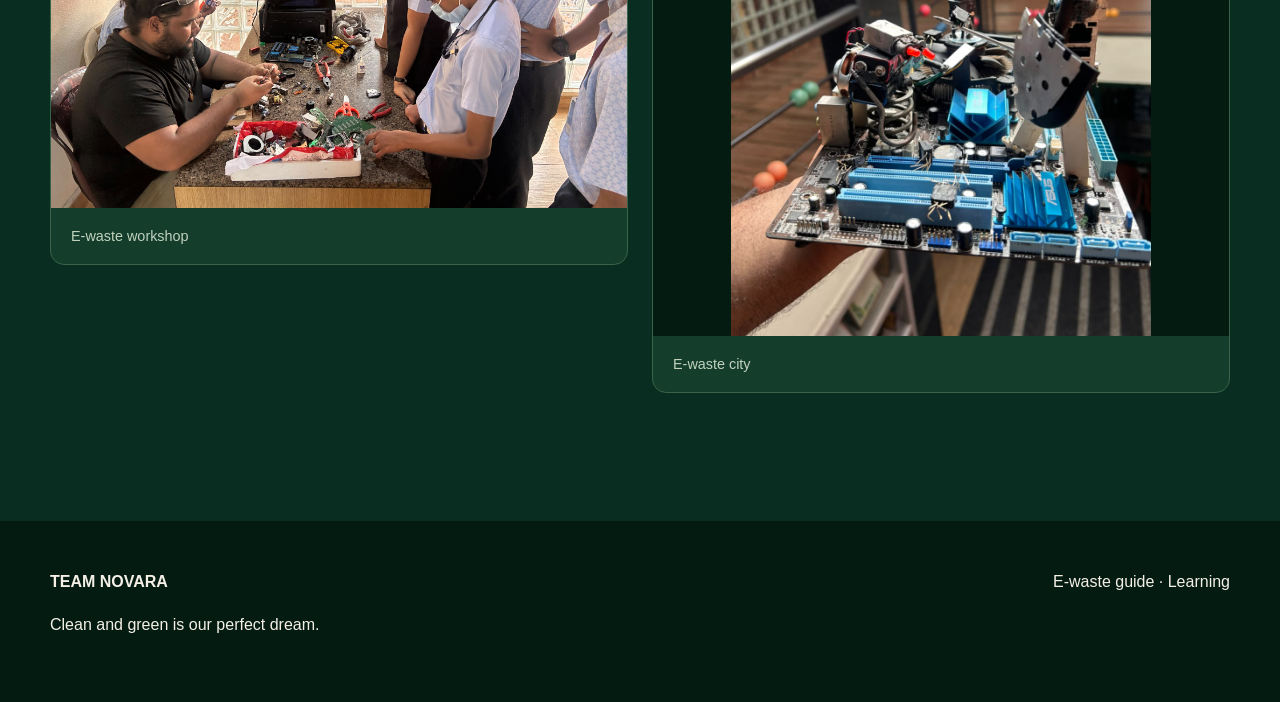
<file: learning.html>
<!doctype html><html><head><meta charset="utf-8"><meta name="viewport" content="width=device-width,initial-scale=1"><title>Our Learning | NOVARA</title><link rel="stylesheet" href="style.css"><link rel="stylesheet" href="story-photos.css"><link rel="stylesheet" href="forest.css"></head><body><header></header><main><section class="hero"><p class="eyebrow">OUR LEARNING</p><h1>What we learned.<br>What we want to <em>share.</em></h1><p class="lede">Practical knowledge for longer-lasting devices and better e-waste choices.</p></section><section class="section reveal"><div class="grid"><a class="card" href="ewaste.html"><h3>What is e-waste?</h3><p>Understand the basics.</p></a><article class="card"><h3>Repair & reuse</h3><p>Consider a second life before recycling.</p></article><article class="card"><h3>Protect data</h3><p>Reset devices before handover.</p></article></div></section><section class="section"><div class="story-photo-band"><figure class="story-photo"><a href="IMG-20261022-WA0025.jpg" target="_blank" rel="noopener"><img src="IMG-20261022-WA0025.jpg" alt="Novara Team Attending An E-Waste Workshop" width="1824" height="1368" loading="lazy" decoding="async"></a><figcaption>E-waste workshop</figcaption></figure><figure class="story-photo"><a href="IMG-20261022-WA0046.jpg" target="_blank" rel="noopener"><img src="IMG-20261022-WA0046.jpg" alt="E-waste city" width="960" height="1280" loading="lazy" decoding="async"></a><figcaption>E-waste city</figcaption></figure></div></section></main><footer></footer><script src="app.js"></script></body></html>
</file>
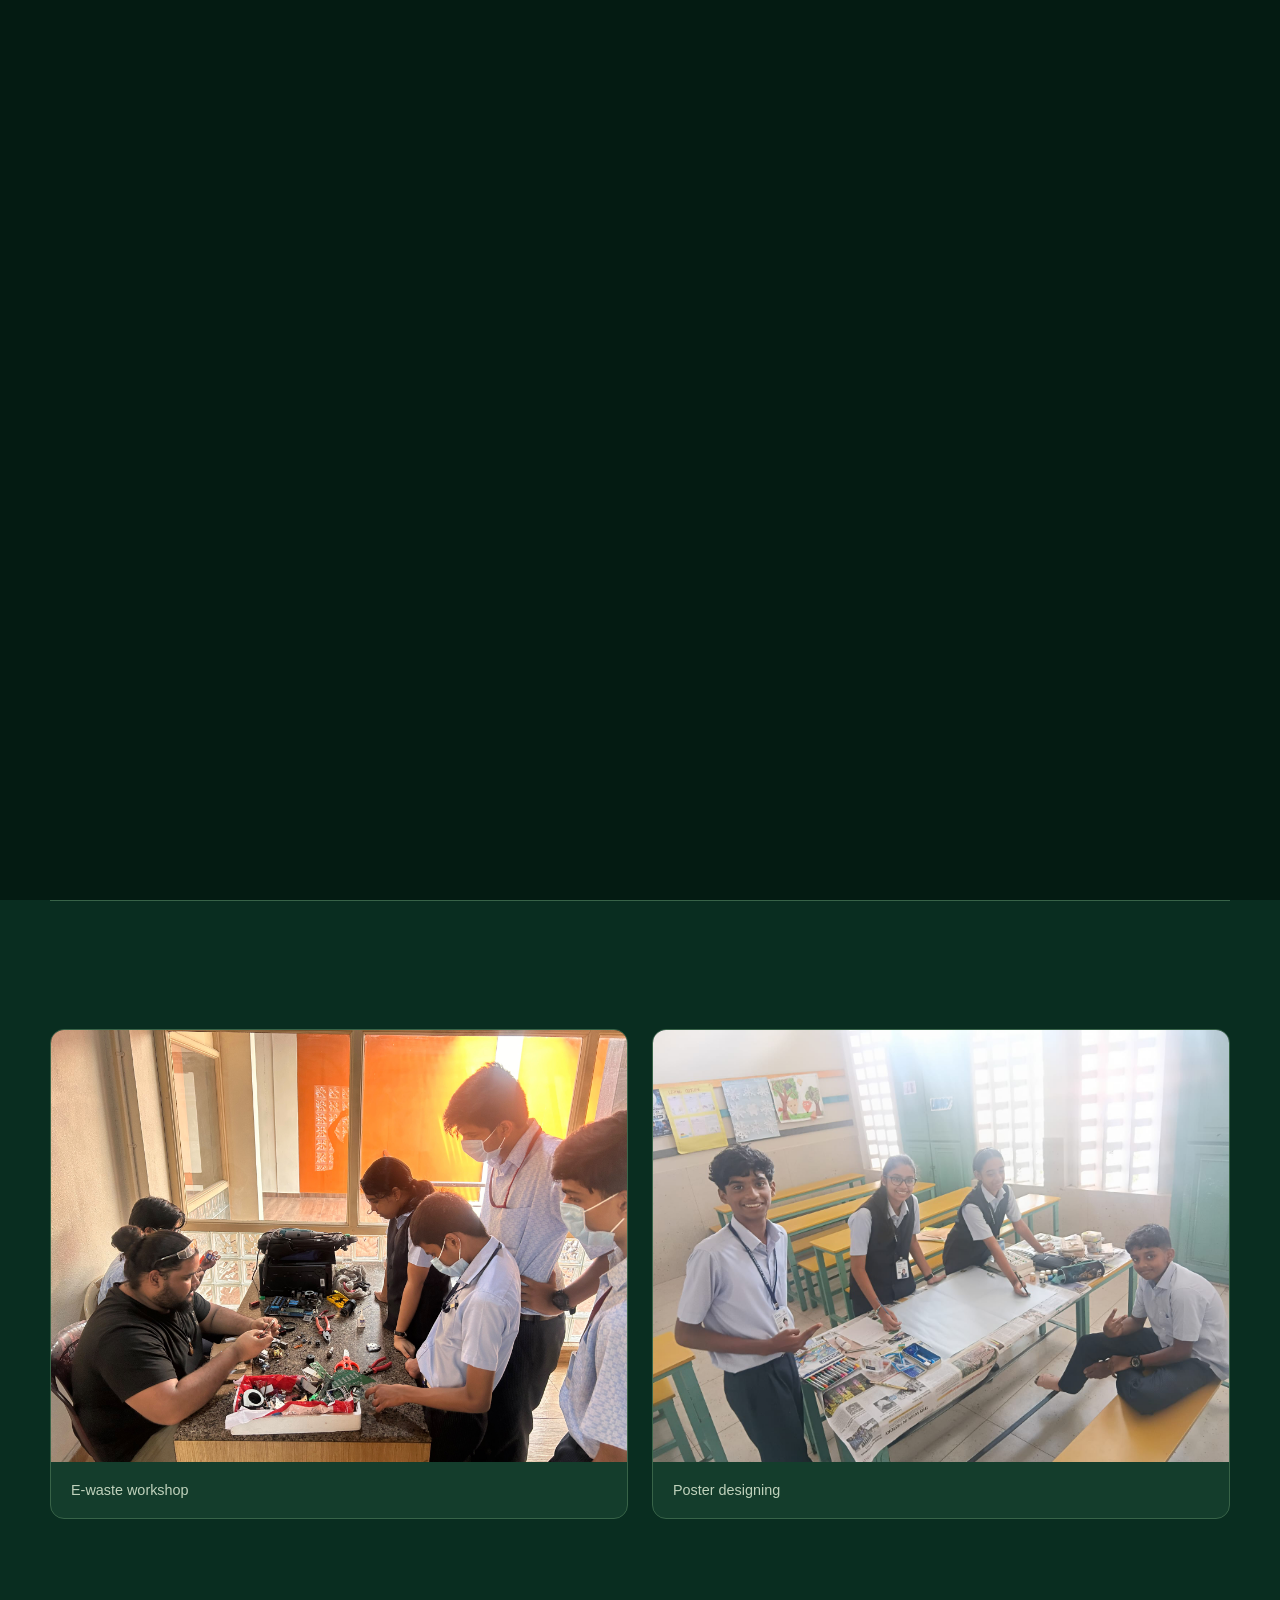
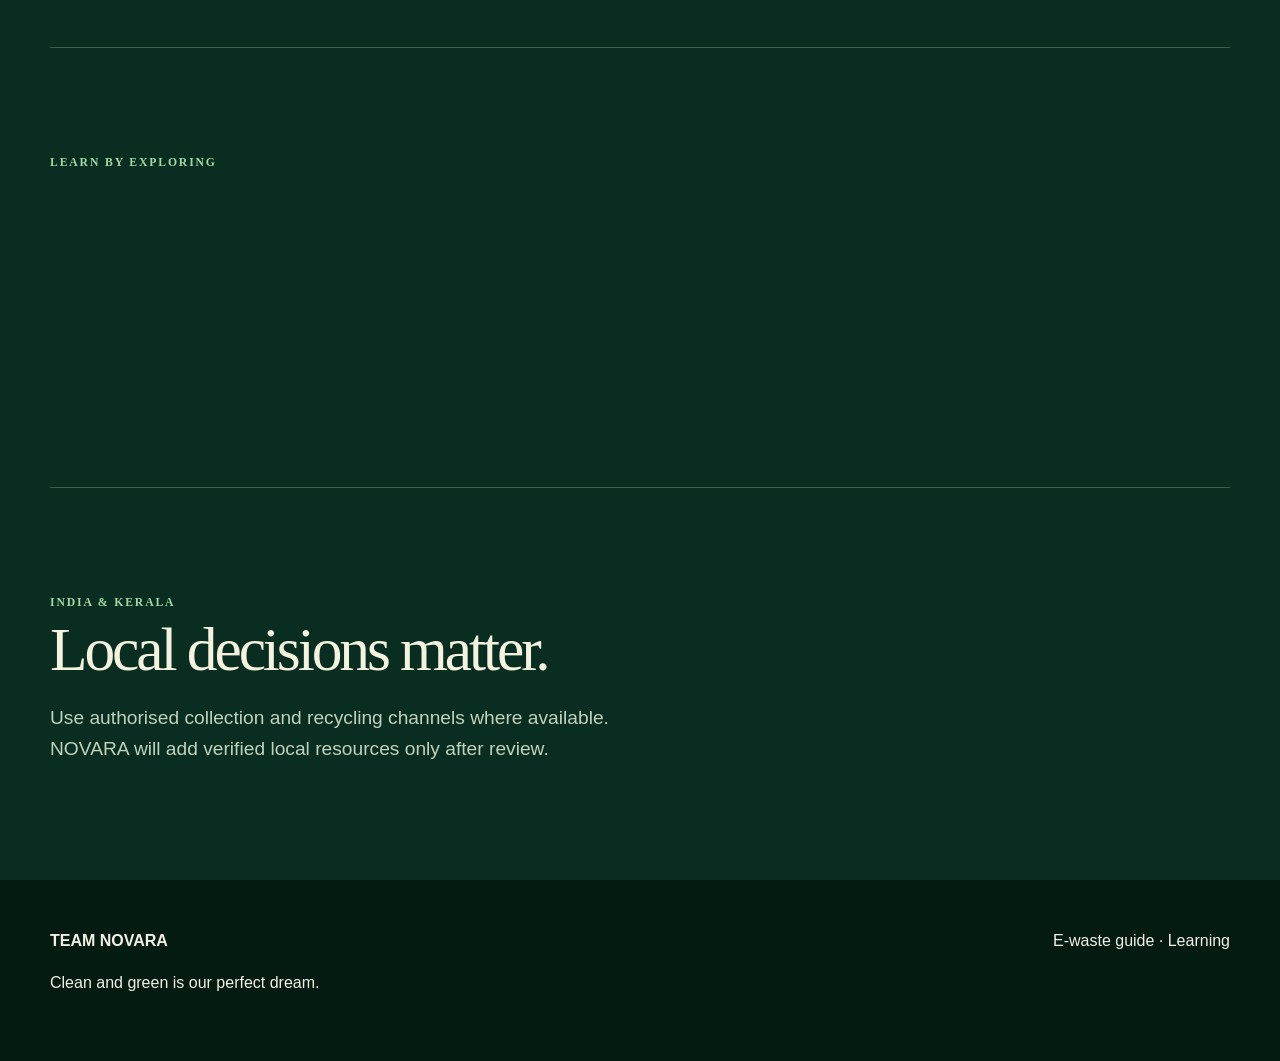
<file: our-learning.html>
<!doctype html><html><head><meta charset="utf-8"><meta name="viewport" content="width=device-width,initial-scale=1"><title>Our Learning | NOVARA</title><link rel="stylesheet" href="style.css"><link rel="stylesheet" href="story-photos.css"><link rel="stylesheet" href="forest.css"></head><body><header></header><main class="wrap"><section class="hero"><p class="eyebrow">OUR LEARNING</p><h1>What we learned.<br>What we want to <em>share.</em></h1><p class="lede">E-waste is more than old gadgets. It connects resource use, data privacy, health, repair and local responsibility.</p></section><section class="section"><div class="story-photo-band"><figure class="story-photo"><a href="IMG-20261022-WA0025.jpg" target="_blank" rel="noopener"><img src="IMG-20261022-WA0025.jpg" alt="Novara Team Attending An E-Waste Workshop" width="1824" height="1368" loading="lazy" decoding="async"></a><figcaption>E-waste workshop</figcaption></figure><figure class="story-photo"><a href="IMG-20260918-WA0076.jpg" target="_blank" rel="noopener"><img src="IMG-20260918-WA0076.jpg" alt="Students preparing classroom materials" width="1600" height="1200" loading="lazy" decoding="async"></a><figcaption>Poster designing</figcaption></figure></div></section><section class="section"><p class="eyebrow">LEARN BY EXPLORING</p><div class="grid"><article class="flip" tabindex="0"><div><div class="face"><h3>Myth</h3><p>“If a device is broken, it has no value.”</p></div><div class="face back"><h3>Fact</h3><p>Some devices can be repaired or reused; parts and materials may have recovery potential.</p></div></div></article><article class="flip" tabindex="0"><div><div class="face"><h3>Myth</h3><p>“Deleting photos removes my data.”</p></div><div class="face back"><h3>Fact</h3><p>Back up data, sign out of accounts and reset the device before handover.</p></div></div></article><article class="flip" tabindex="0"><div><div class="face"><h3>Myth</h3><p>“A charger is not e-waste.”</p></div><div class="face back"><h3>Fact</h3><p>Discarded electrical accessories can also be e-waste.</p></div></div></article></div></section><section class="section"><p class="eyebrow">INDIA & KERALA</p><h2>Local decisions matter.</h2><p class="lede">Use authorised collection and recycling channels where available. NOVARA will add verified local resources only after review.</p></section></main><footer></footer><script src="app.js"></script></body></html>
</file>
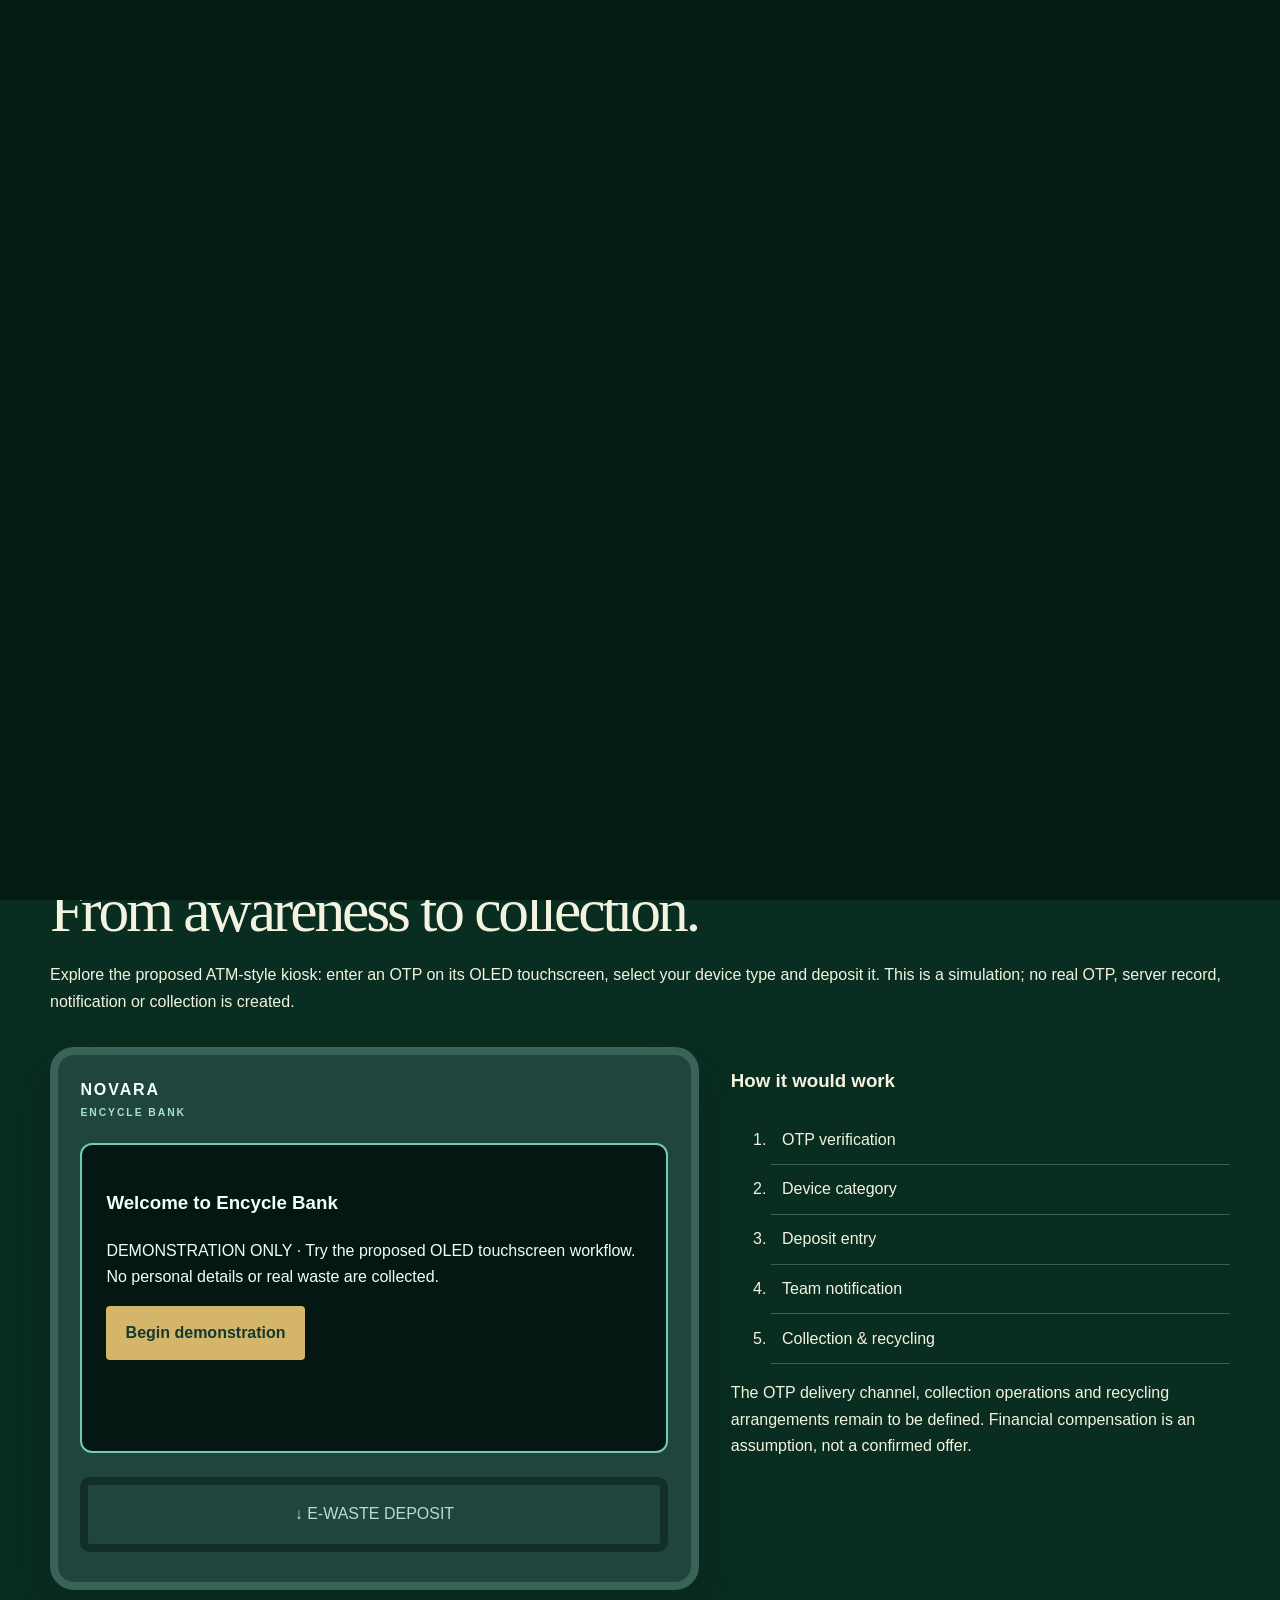
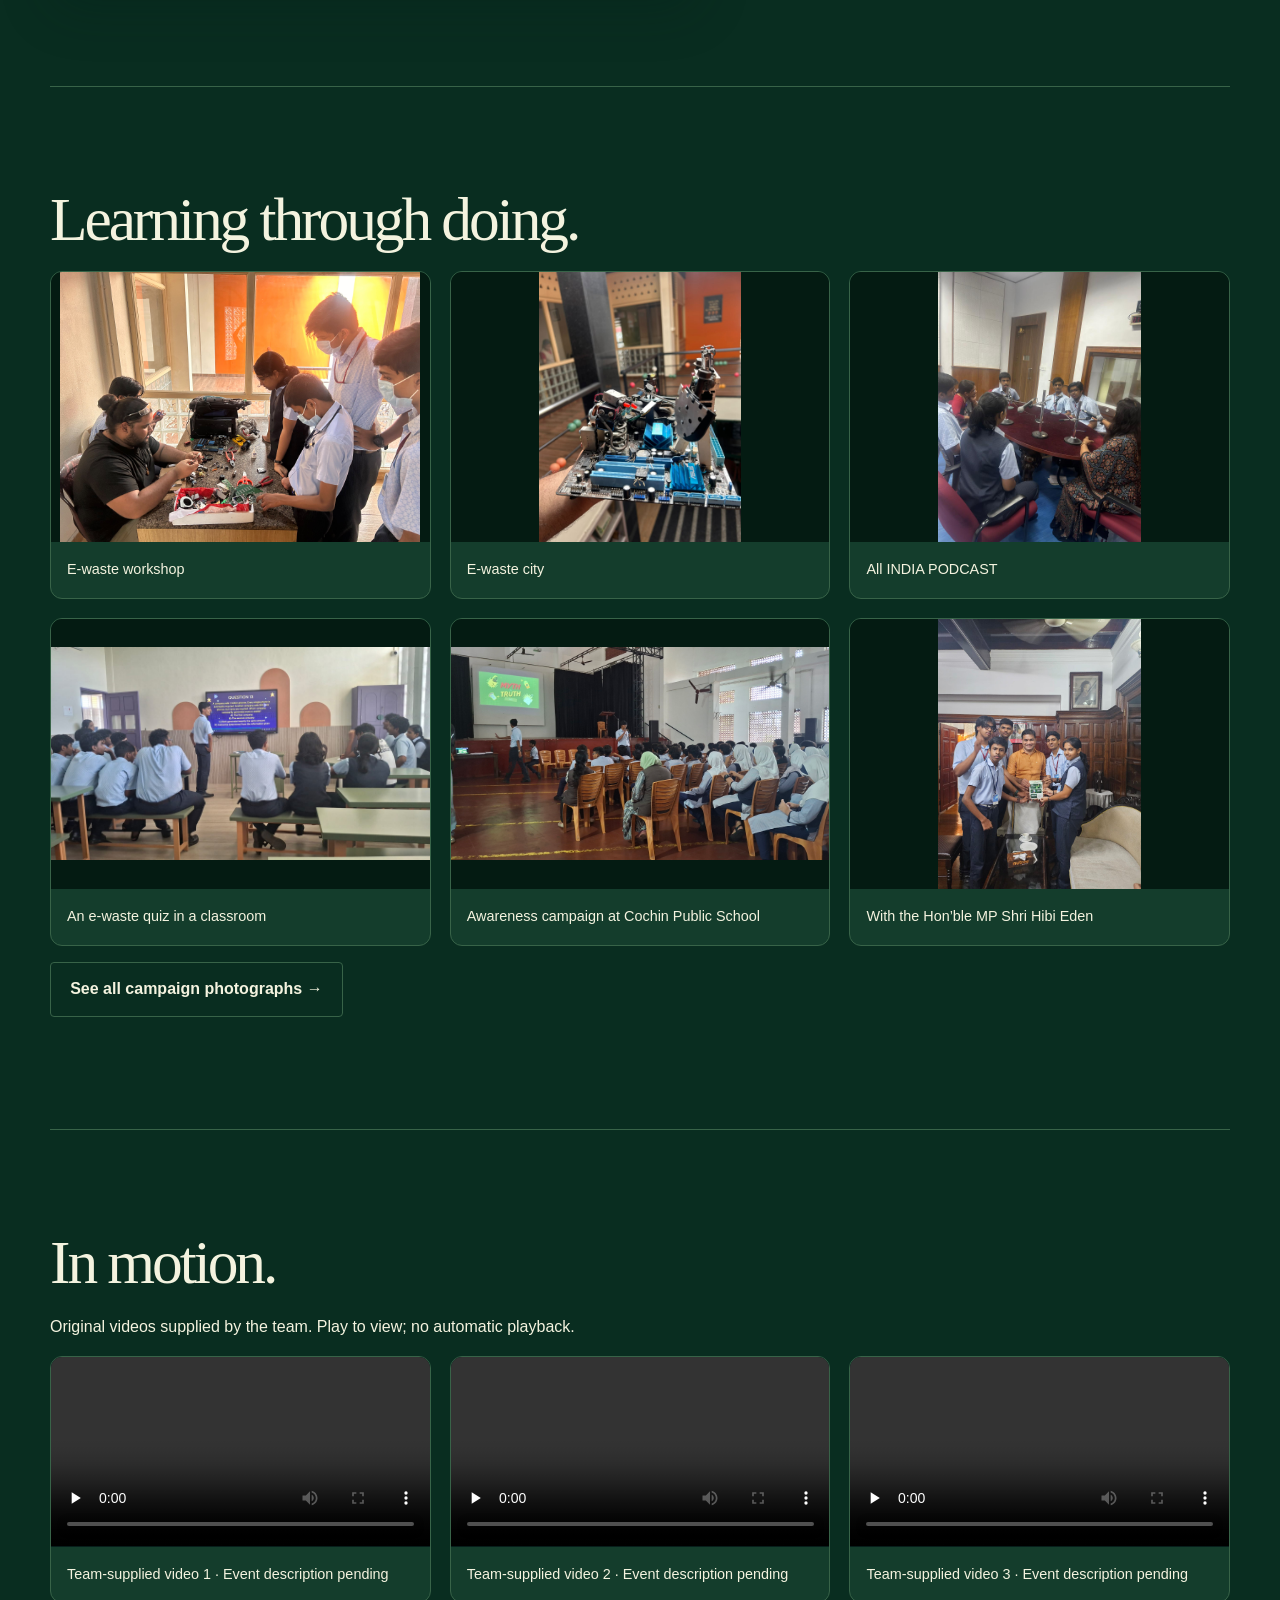
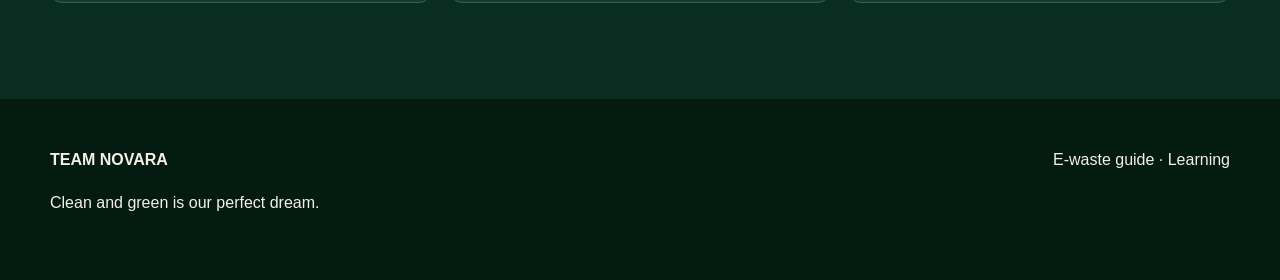
<file: our-work.html>
<!doctype html><html lang="en"><head><meta charset="utf-8"><meta name="viewport" content="width=device-width,initial-scale=1"><title>Our Work | NOVARA</title><link rel="stylesheet" href="style.css"><link rel="stylesheet" href="layout-fixes.css"><link rel="stylesheet" href="work.css"><link rel="stylesheet" href="forest.css"></head><body><header></header><main class="wrap"><section class="section"><p class="eyebrow">OUR WORK</p><h1>Awareness.<br>Action.<br><em>A second life.</em></h1><p class="lede" data-ml="ഇ-മാലിന്യങ്ങളുടെ ഉത്തരവാദിത്തമുള്ള കൈകാര്യം സംബന്ധിച്ച് അവബോധം വളർത്തുന്ന വിദ്യാർത്ഥി സംരംഭമാണ് NOVARA. പഠനം, പ്രചാരണം, ശേഖരണത്തിനുള്ള ആശയം എന്നിവയാണ് ഞങ്ങളുടെ പ്രവർത്തനങ്ങളുടെ അടിസ്ഥാനം.">NOVARA is a student-led platform spreading awareness of responsible e-waste management. Our work connects learning, outreach and a proposed collection system.</p><a class="button" href="#kiosk-demo" data-ml="എൻസൈക്കിൾ ബാങ്ക് പരീക്ഷിക്കുക">Try Encycle Bank</a></section><section hidden class="section" id="encycle-film" aria-labelledby="encycle-film-title"><p class="eyebrow">ENCYCLE BANK · VIDEO</p><h2 id="encycle-film-title" data-ml="എൻസൈക്കിൾ ബാങ്കിന്റെ ഉള്ളിലേക്ക്.">Inside Encycle Bank.</h2><p data-ml="എൻസൈക്കിൾ ബാങ്ക് വീഡിയോ കാണുക.">Watch the Encycle Bank video.</p><figure class="work-photo encycle-film"><video controls preload="none" playsinline width="1280" height="720" poster="Encycle-Bank-Video.jpg" aria-labelledby="encycle-film-title" aria-describedby="encycle-film-caption"><source src="Encycle-Bank-Video.mp4" type="video/mp4"><a href="Encycle-Bank-Video.mp4">Watch the Encycle Bank video</a></video><figcaption id="encycle-film-caption" data-ml="എൻസൈക്കിൾ ബാങ്ക് വീഡിയോ">Encycle Bank video</figcaption></figure><p><a class="button alt" href="Encycle-Bank-Video.mp4" download data-ml="വീഡിയോ ഡൗൺലോഡ് ചെയ്യുക">Download the video</a></p></section><section class="section" id="kiosk-demo"><p class="eyebrow">ENCYCLE BANK · CONCEPT DEMONSTRATION</p><h2 data-ml="അവബോധത്തിൽ നിന്ന് ശേഖരണത്തിലേക്ക്.">From awareness to collection.</h2><p data-ml="ATM മാതൃകയിലുള്ള കിയോസ്കിന്റെ OLED ടച്ച് സ്ക്രീനിൽ OTP നൽകി, ഉപകരണത്തിന്റെ തരം തിരഞ്ഞെടുത്ത് നിക്ഷേപിക്കുന്ന ആശയം പരീക്ഷിക്കാം. ഇത് ഒരു മാതൃക മാത്രമാണ്; യഥാർത്ഥ OTP അയയ്ക്കുകയോ മാലിന്യം ശേഖരിക്കുകയോ ചെയ്യുന്നില്ല.">Explore the proposed ATM-style kiosk: enter an OTP on its OLED touchscreen, select your device type and deposit it. This is a simulation; no real OTP, server record, notification or collection is created.</p><div class="demo-layout"><div class="atm"><div class="atm-brand">NOVARA <span>ENCYCLE BANK</span></div><div id="enc-screen" class="oled" aria-live="polite"></div><div class="deposit-slot" aria-hidden="true"><span>↓ E-WASTE DEPOSIT</span></div></div><aside><h3 data-ml="പ്രവർത്തനക്രമം">How it would work</h3><ol class="process"><li>OTP verification</li><li>Device category</li><li>Deposit entry</li><li>Team notification</li><li>Collection &amp; recycling</li></ol><p data-ml="OTP നൽകാനുള്ള മാർഗം, ശേഖരണ സംവിധാനം, റീസൈക്ലിംഗ് പങ്കാളികൾ എന്നിവ അന്തിമമാക്കിയിട്ടില്ല. പണമോ പ്രതിഫലമോ നൽകുന്നത് സ്ഥിരീകരിച്ചിട്ടില്ല.">The OTP delivery channel, collection operations and recycling arrangements remain to be defined. Financial compensation is an assumption, not a confirmed offer.</p></aside></div></section><section class="section"><h2>Learning through doing.</h2><div class="photo-grid"><figure class="work-photo"><a href="IMG-20261022-WA0025.jpg" target="_blank" rel="noopener"><img src="IMG-20261022-WA0025.jpg" alt="Novara Team Attending An E-Waste Workshop" loading="lazy"></a><figcaption>E-waste workshop</figcaption></figure><figure class="work-photo"><a href="IMG-20261022-WA0046.jpg" target="_blank" rel="noopener"><img src="IMG-20261022-WA0046.jpg" alt="E-waste city" loading="lazy"></a><figcaption>E-waste city</figcaption></figure><figure class="work-photo"><a href="IMG-20261019-WA0062.jpg" target="_blank" rel="noopener"><img src="IMG-20261019-WA0062.jpg" alt="All INDIA PODCAST" loading="lazy"></a><figcaption>All INDIA PODCAST</figcaption></figure><figure class="work-photo"><a href="IMG-20260929-WA0103.jpg" target="_blank" rel="noopener"><img src="IMG-20260929-WA0103.jpg" alt="An e-waste quiz in a classroom" loading="lazy"></a><figcaption>An e-waste quiz in a classroom</figcaption></figure><figure class="work-photo"><a href="20261016_144602.jpg" target="_blank" rel="noopener"><img src="20261016_144602.jpg" alt="A student-led presentation in an auditorium" loading="lazy"></a><figcaption>Awareness campaign at Cochin Public School</figcaption></figure><figure class="work-photo"><a href="Team-with-MP-Hibi-Eden.jpg" target="_blank" rel="noopener" aria-label="Open photograph: With the Hon’ble MP Shri Hibi Eden"><img src="Team-with-MP-Hibi-Eden.jpg" alt="Along with MP Hibi Eden" loading="lazy" decoding="async" width="1200" height="1600"></a><figcaption>With the Hon’ble MP Shri Hibi Eden</figcaption></figure></div><p><a class="button alt" href="campaign.html#gallery">See all campaign photographs →</a></p></section><section class="section"><h2>In motion.</h2><p>Original videos supplied by the team. Play to view; no automatic playback.</p><div class="photo-grid"><figure class="work-photo"><video controls preload="none" playsinline aria-label="Team-supplied video 1"><source src="VID-20261027-WA0067.mp4" type="video/mp4"><a href="VID-20261027-WA0067.mp4">Download video</a></video><figcaption>Team-supplied video 1 · Event description pending</figcaption></figure><figure class="work-photo"><video controls preload="none" playsinline aria-label="Team-supplied video 2"><source src="VID-20260918-WA0128.mp4" type="video/mp4"><a href="VID-20260918-WA0128.mp4">Download video</a></video><figcaption>Team-supplied video 2 · Event description pending</figcaption></figure><figure class="work-photo"><video controls preload="none" playsinline aria-label="Team-supplied video 3"><source src="VID20261030121619.mp4" type="video/mp4"><a href="VID20261030121619.mp4">Download video</a></video><figcaption>Team-supplied video 3 · Event description pending</figcaption></figure></div></section></main><footer></footer><script src="app.js"></script><script src="kiosk-demo.js"></script></body></html>
</file>
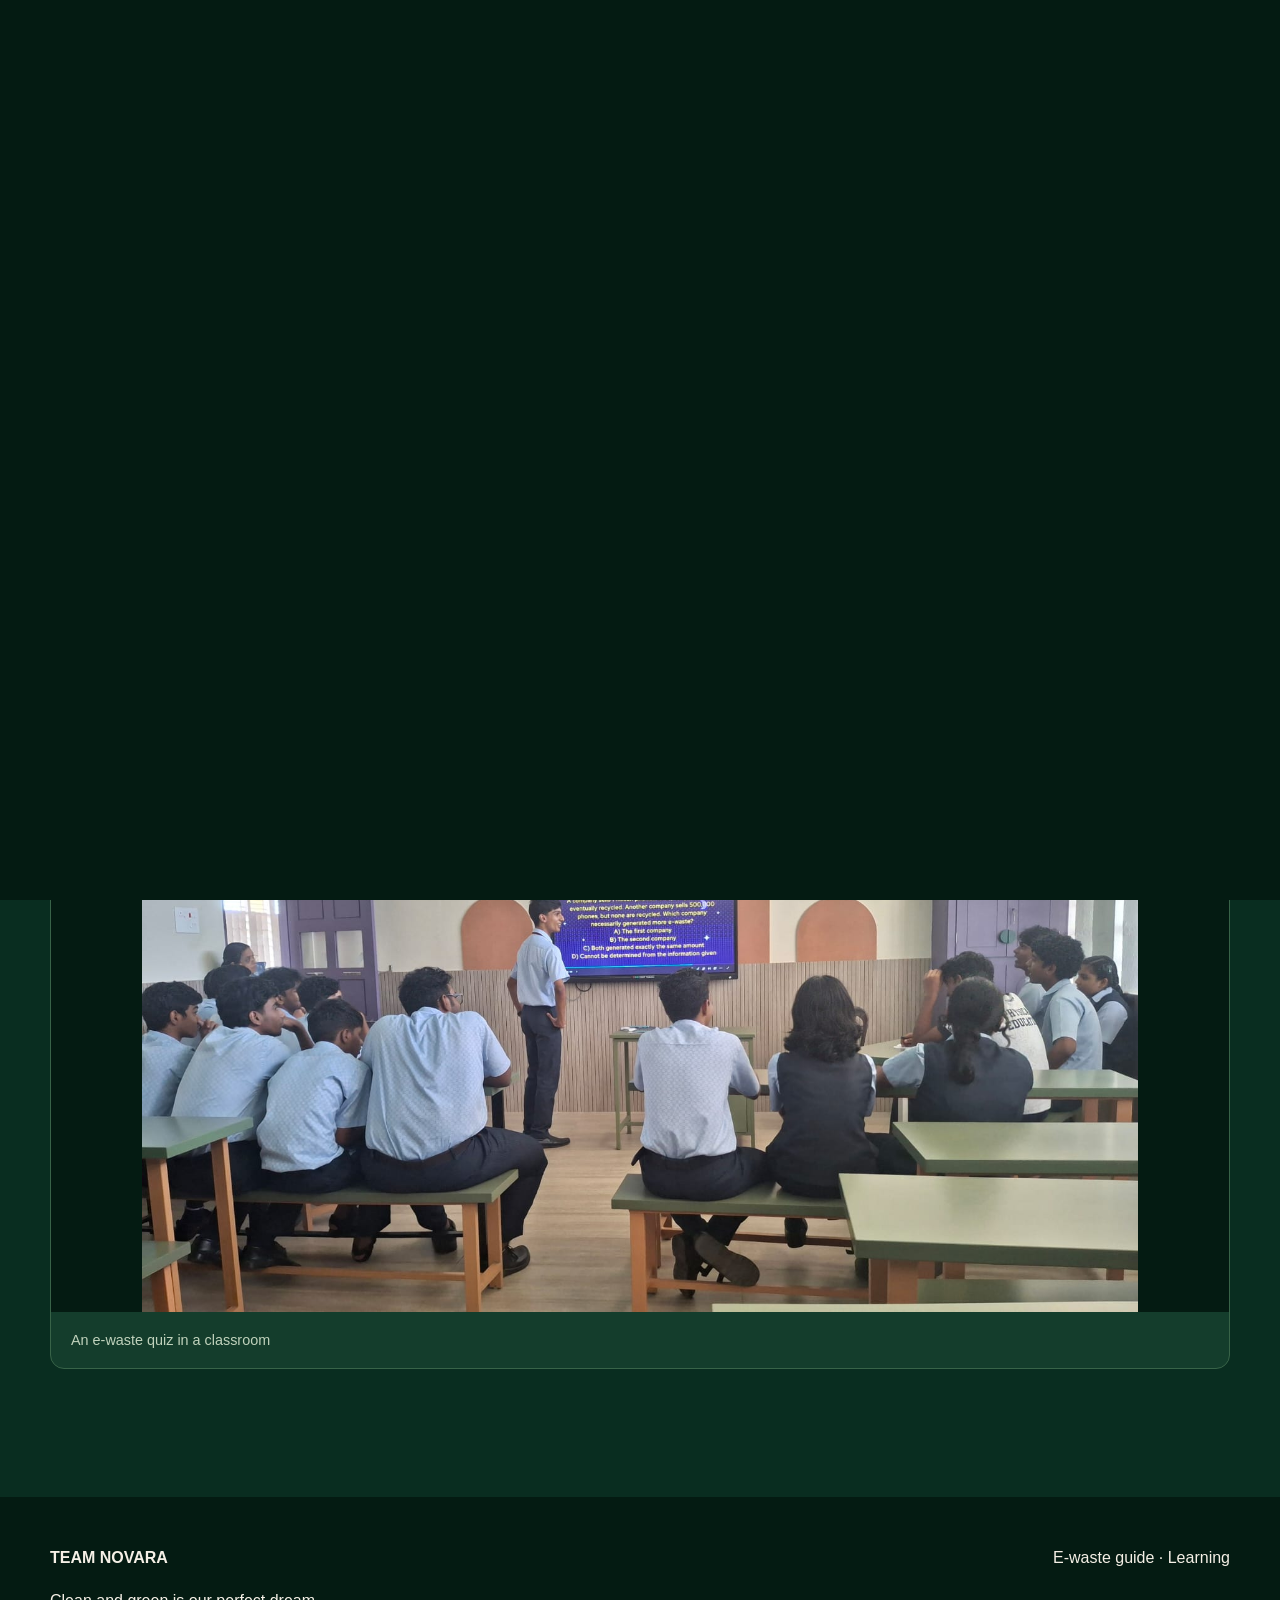
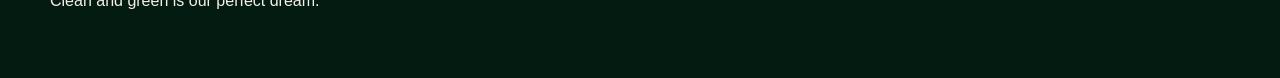
<file: quiz.html>
<!doctype html><html lang="en"><head><meta charset="utf-8"><meta name="viewport" content="width=device-width,initial-scale=1"><title>Quiz On! | NOVARA</title><link rel="stylesheet" href="style.css"><link rel="stylesheet" href="story-photos.css"><link rel="stylesheet" href="layout-fixes.css"><link rel="stylesheet" href="forest.css"></head><body><header></header><main class="wrap"><section class="section"><p class="eyebrow">QUIZ ON!</p><h1>Put your knowledge<br>to the <em>test.</em></h1><p>15 questions. Five choices each. One correct answer. Take your time to read the explanation before continuing.</p><button class="button" id="start">Start quiz</button><div id="quiz" class="quiz-panel"></div></section><section class="section"><figure class="story-photo"><a href="IMG-20260929-WA0103.jpg" target="_blank" rel="noopener"><img src="IMG-20260929-WA0103.jpg" alt="An e-waste quiz in a classroom" width="1600" height="900" loading="lazy" decoding="async"></a><figcaption>An e-waste quiz in a classroom</figcaption></figure></section></main><footer></footer><script src="app.js"></script><script src="quiz-data.js"></script><script src="quiz.js"></script></body></html>
</file>
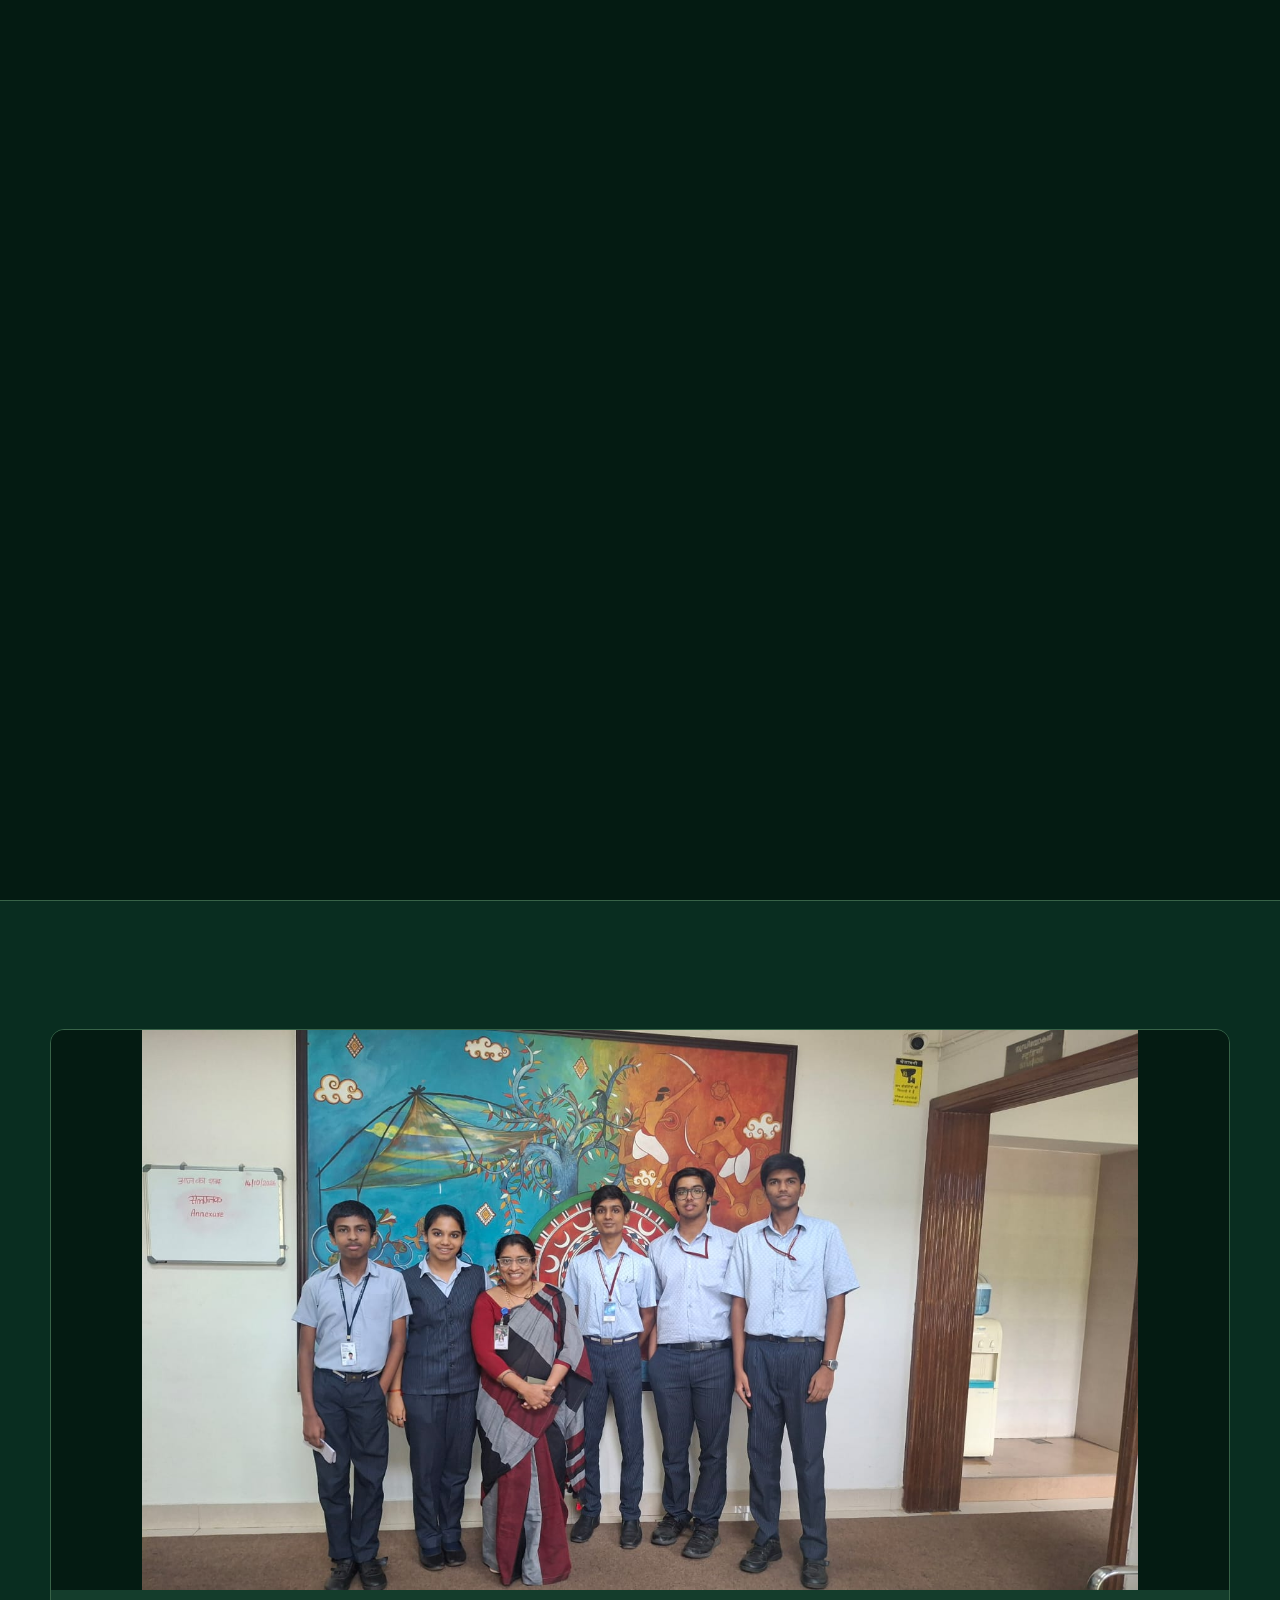
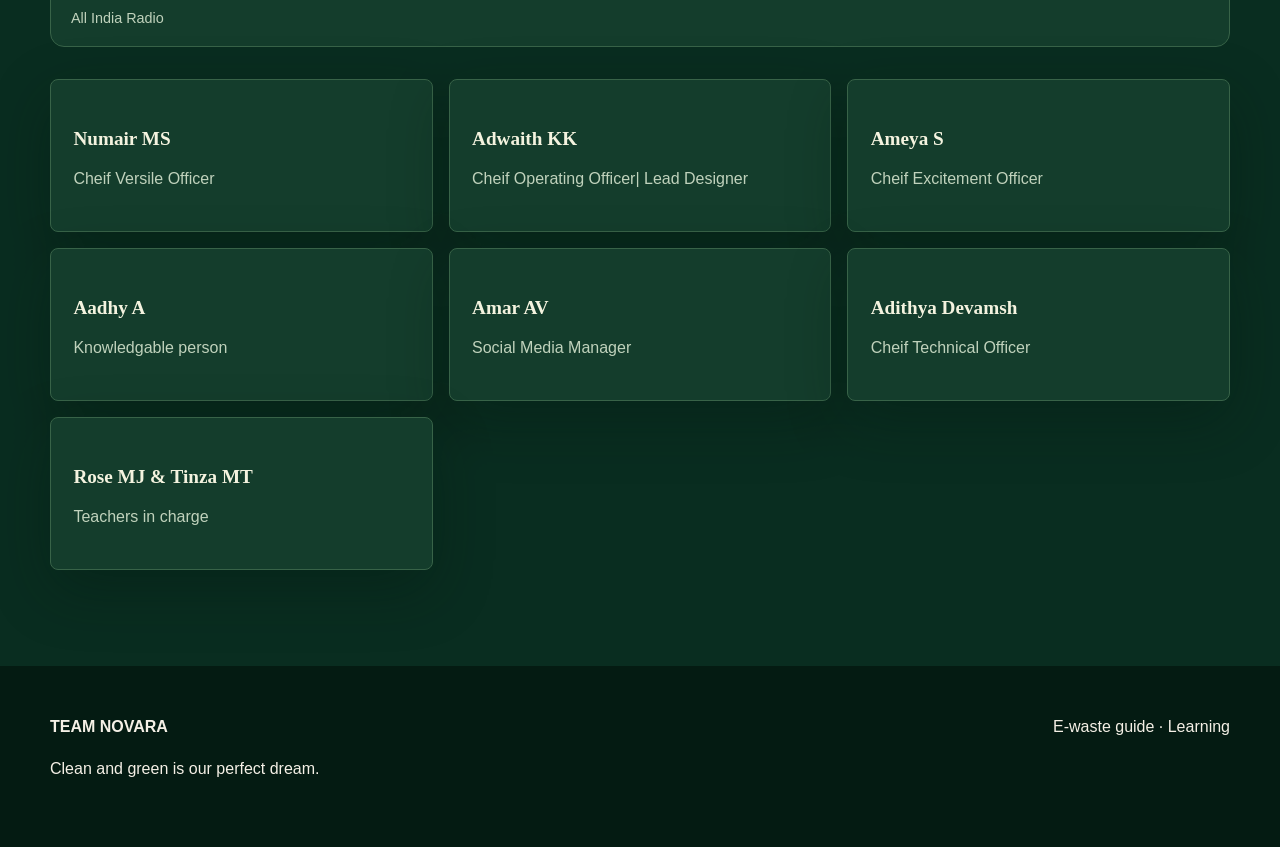
<file: team.html>
<!doctype html><html><head><meta charset="utf-8"><meta name="viewport" content="width=device-width,initial-scale=1"><title>Meet Our Team | NOVARA</title><link rel="stylesheet" href="style.css"><link rel="stylesheet" href="story-photos.css"><link rel="stylesheet" href="forest.css"></head><body><header></header><main><section class="hero"><p class="eyebrow">MEET OUR TEAM</p><h1>The minds behind <em>NOVARA.</em></h1><p class="lede">A youth-led team from Assisi Vidyaniketan Public School, Keralam.</p></section><section class="section"><figure class="story-photo"><a href="IMG-20261014-WA0048.jpg" target="_blank" rel="noopener"><img src="IMG-20261014-WA0048.jpg" alt="Students and a teacher posing together" width="1600" height="900" loading="lazy" decoding="async"></a><figcaption>All India Radio</figcaption></figure><div class="grid"><article class="card"><h3>Numair MS</h3><p>Cheif Versile Officer</p></article><article class="card"><h3>Adwaith KK</h3><p>Cheif Operating Officer| Lead Designer</p></article><article class="card"><h3>Ameya S</h3><p>Cheif Excitement Officer</p></article><article class="card"><h3>Aadhy A</h3><p>Knowledgable person</p></article><article class="card"><h3>Amar AV</h3><p>Social Media Manager</p></article><article class="card"><h3>Adithya Devamsh</h3><p>Cheif Technical Officer</p></article><article class="card"><h3>Rose MJ &amp; Tinza MT</h3><p>Teachers in charge</p></article></div></section></main><footer></footer><script src="app.js"></script></body></html>
</file>
<file: style.css>
:root{--bg:#f3ecdf;--surface:#fffaf0;--ink:#173d35;--muted:#5d7069;--teal:#087c74;--gold:#bd8a2d;--line:#d7c9b4;--night:#071f1c;--shadow:0 20px 60px #37271216}*{box-sizing:border-box}html{scroll-behavior:smooth}body{margin:0;background:var(--bg);color:var(--ink);font:500 16px/1.65 Manrope,Arial,sans-serif;transition:background .35s,color .35s}body.dark{--bg:#071e1b;--surface:#10322c;--ink:#f6f0e6;--muted:#b4c9bf;--teal:#65ccbd;--gold:#e6bd66;--line:#31554e;--night:#041310;--shadow:0 20px 60px #0006}a{color:inherit;text-decoration:none}button{font:inherit}.skip{position:absolute;left:-10000px}.skip:focus{left:1rem;top:1rem;z-index:99;background:var(--surface);padding:.5rem}.intro{position:fixed;inset:0;z-index:99;display:grid;place-items:center;background:var(--night);color:white}.intro.hide{animation:fade .5s forwards}.intro img{width:190px;padding:5px;background:white;border-radius:10px}.intro div{text-align:center;animation:appear 1.9s ease both}@keyframes appear{0%{opacity:0;transform:scale(.88)}35%,75%{opacity:1;transform:none}100%{opacity:0;transform:scale(1.08)}}@keyframes fade{to{opacity:0;visibility:hidden}}header{height:70px;display:flex;align-items:center;gap:1rem;padding:10px clamp(1rem,4vw,3.5rem);position:sticky;top:0;z-index:30;background:color-mix(in srgb,var(--bg) 92%,transparent);backdrop-filter:blur(16px);border-bottom:1px solid var(--line)}.logo{width:105px;background:#fff;padding:3px;border-radius:7px;line-height:0}.logo img{width:100%}.menu,.theme{width:42px;height:40px;border:1px solid var(--line);border-radius:5px;background:var(--surface);color:var(--ink);cursor:pointer}.menu{display:grid;place-content:center;gap:5px}.menu i{display:block;width:20px;height:2px;background:currentColor}.theme{margin-left:auto}.drawer{position:fixed;z-index:40;left:0;top:0;bottom:0;width:min(320px,85vw);padding:6rem 1.35rem 2rem;background:var(--surface);border-right:1px solid var(--line);box-shadow:18px 0 50px #0004;transform:translateX(-105%);transition:transform .38s cubic-bezier(.2,.85,.2,1)}.drawer.open{transform:none}.drawer strong{font:700 .72rem Space Grotesk;letter-spacing:.14em;color:var(--teal)}.drawer a{display:block;padding:.85rem .65rem;margin-top:.3rem;border-radius:5px;font:700 .9rem Space Grotesk}.drawer a:hover,.drawer a:focus{background:var(--bg)}.veil{position:fixed;z-index:35;inset:0;background:#0008;opacity:0;visibility:hidden;transition:.3s}.veil.open{opacity:1;visibility:visible}.wrap{width:min(1180px,calc(100% - 2.5rem));margin:auto}.hero{min-height:calc(100svh - 70px);display:grid;align-content:center;padding:6rem 0;position:relative;overflow:hidden}.eyebrow{font:700 .73rem Space Grotesk;letter-spacing:.16em;color:var(--teal)}h1,h2{font:400 clamp(3rem,7vw,7rem)/.96 'DM Serif Display',serif;letter-spacing:-.05em;margin:.4rem 0 1.4rem;max-width:950px}h2{font-size:clamp(2.4rem,4.8vw,5rem)}em{color:var(--teal)}.lede{max-width:630px;color:var(--muted);font-size:clamp(1rem,1.6vw,1.2rem)}.button{display:inline-block;border:0;background:var(--ink);color:var(--bg);padding:.85rem 1.2rem;border-radius:4px;font-weight:800;cursor:pointer}.button.alt{background:transparent;color:var(--ink);border:1px solid var(--line)}.buttons{display:flex;gap:.8rem;flex-wrap:wrap;margin-top:1.5rem}.section{padding:6rem 0;border-top:1px solid var(--line)}.grid{display:grid;grid-template-columns:repeat(3,1fr);gap:1rem}.card{padding:1.4rem;background:var(--surface);border:1px solid var(--line);border-radius:8px;box-shadow:var(--shadow)}.card h3{font:700 1.2rem Space Grotesk;margin:1.6rem 0 .3rem}.card p{color:var(--muted)}.phone{position:absolute;right:7%;bottom:10%;width:min(260px,35vw);aspect-ratio:9/18;border:9px solid #153c37;border-radius:32px;background:linear-gradient(150deg,#2dd6bd,#075957);box-shadow:0 35px 70px #083a3470;animation:float 5s ease-in-out infinite;transform:rotate(9deg)}.phone:after{content:'';position:absolute;inset:14% 12%;border:2px solid #f5d374;border-radius:50%;opacity:.8}@keyframes float{50%{transform:translateY(-18px) rotate(5deg)}}.exploded{display:grid;grid-template-columns:1fr 1fr;gap:2rem;align-items:center}.parts{height:340px;position:relative}.part{position:absolute;left:25%;width:50%;height:54px;border-radius:5px;background:var(--teal);color:white;padding:.7rem;transition:transform .4s}.part:nth-child(1){top:20px;background:#1b2928}.part:nth-child(2){top:105px;background:var(--gold)}.part:nth-child(3){top:190px;background:#206e69}.part:nth-child(4){top:275px;background:#4c8f61}.parts:hover .part:nth-child(1){transform:translateY(-18px)}.parts:hover .part:nth-child(2){transform:translateX(42px)}.parts:hover .part:nth-child(3){transform:translateX(-42px)}.parts:hover .part:nth-child(4){transform:translateY(18px)}.tabs{display:flex;gap:.5rem;flex-wrap:wrap}.tabs button{padding:.6rem .8rem;background:var(--surface);border:1px solid var(--line);color:var(--ink);border-radius:4px}.tabs button.active{background:var(--teal);color:white}.pathway{min-height:180px;padding:1.5rem;background:var(--surface);border:1px solid var(--line);border-radius:8px;margin-top:1rem}.kiosk{max-width:630px;margin:0 auto;background:#0b2925;color:#edf8f3;border:7px solid #234a43;border-radius:22px;padding:1.5rem;box-shadow:0 30px 70px #00191466}.kiosk .screen{min-height:270px;padding:1.5rem;border:2px solid #4fd4be;border-radius:10px;background:#102f2a}.choice{display:grid;grid-template-columns:repeat(3,1fr);gap:.6rem}.choice button{padding:.8rem;background:#174840;color:white;border:1px solid #54bea9;border-radius:5px}.scan{width:140px;height:140px;border:2px solid #57d5bd;margin:1rem auto;display:grid;place-items:center;animation:pulse 1.3s infinite}@keyframes pulse{50%{box-shadow:0 0 30px #4cceb9}}.timeline{border-left:2px solid var(--teal);padding-left:1.5rem}.milestone{position:relative;padding:1rem 1.2rem;margin:1rem 0;background:var(--surface);border:1px solid var(--line);border-radius:6px}.milestone:before{content:'';position:absolute;width:12px;height:12px;border-radius:50%;background:var(--gold);left:-1.92rem;top:1.55rem}.metric{font:400 clamp(2.5rem,5vw,4.5rem) 'DM Serif Display';color:var(--teal)}.bar{height:10px;background:var(--line);border-radius:99px;overflow:hidden}.bar span{display:block;height:100%;width:0;background:var(--teal);transition:width 1.2s ease}.flip{perspective:1000px;min-height:210px}.flip>div{height:100%;min-height:210px;position:relative;transform-style:preserve-3d;transition:transform .6s}.flip:hover>div,.flip:focus>div{transform:rotateY(180deg)}.flip .face{position:absolute;inset:0;padding:1.3rem;backface-visibility:hidden;background:var(--surface);border:1px solid var(--line);border-radius:7px}.flip .back{transform:rotateY(180deg);background:var(--teal);color:white}.game{background:var(--surface);padding:1rem;border:1px solid var(--line);border-radius:8px}.game canvas{display:block;width:100%;height:auto;border-radius:6px;background:#9cd5c6}.quiz-option{display:block;width:100%;text-align:left;margin:.6rem 0;padding:1rem;background:var(--surface);border:1px solid var(--line);color:var(--ink);border-radius:5px}.quiz-option:hover{border-color:var(--teal)}footer{padding:3rem max(1.25rem,calc((100% - 1180px)/2));background:var(--night);color:#f5f0e6;display:flex;justify-content:space-between;gap:1rem;flex-wrap:wrap}.reveal{opacity:0;transform:translateY(22px);transition:.7s}.reveal.on{opacity:1;transform:none}@media(max-width:700px){.grid{grid-template-columns:1fr}.exploded{grid-template-columns:1fr}.phone{opacity:.3;right:-4%;bottom:4%}.choice{grid-template-columns:1fr 1fr}.section{padding:4rem 0}}@media(prefers-reduced-motion:reduce){*,*:before,*:after{animation:none!important;transition:none!important;scroll-behavior:auto!important}.intro{display:none}}
</file>
<file: work.css>
.photo-grid{display:grid;grid-template-columns:repeat(3,minmax(0,1fr));gap:1.2rem}.work-photo{margin:0;background:var(--surface);border:1px solid var(--line);border-radius:12px;overflow:hidden}.work-photo img{display:block;width:100%;height:270px;object-fit:contain;background:var(--night)}.work-photo video{display:block;width:100%;max-height:430px;background:#071e1b}.work-photo figcaption{padding:1rem;font-size:.9rem}.demo-layout{display:grid;grid-template-columns:1.3fr 1fr;gap:2rem;margin-top:2rem}.atm{background:#20453f;border:8px solid #396359;border-radius:24px;padding:1.4rem;box-shadow:0 20px 50px #001b1840;color:#f5fff9}.atm-brand{font-weight:800;letter-spacing:.12em;margin-bottom:1.4rem}.atm-brand span{display:block;font-size:.65rem;color:#a8dfd0}.oled{background:#051713;color:#f1fff8;min-height:310px;padding:1.5rem;border:2px solid #72c9b5;border-radius:12px}.oled label{display:block;margin:.8rem 0}.oled input,.oled select{display:block;width:100%;font:inherit;padding:.65rem;margin:.5rem 0 1rem;border-radius:6px;border:1px solid #80c9b7;background:#edf7ef;color:#123b30}.oled button{background:#d5b569;color:#14382e}.deposit-slot{border:8px solid #112e28;border-radius:10px;text-align:center;margin:1.5rem 0 .5rem;padding:1rem;color:#b9dccf}.process li{padding:.7rem;border-bottom:1px solid var(--line)}.demo-token{font:700 1.7rem monospace;letter-spacing:.2em;color:#f2cf7d}.language-toggle{margin-left:.5rem;padding:.5rem;border:1px solid var(--line);border-radius:5px;background:var(--surface);color:var(--ink);font:inherit;font-size:.8rem}.lang-note{padding:1rem;background:var(--surface);border-bottom:1px solid var(--line)}@media(max-width:800px){.photo-grid{grid-template-columns:repeat(2,minmax(0,1fr))}.demo-layout{grid-template-columns:1fr}}@media(max-width:480px){.photo-grid{grid-template-columns:1fr}.atm{padding:.7rem}.oled{padding:1rem}.language-toggle{font-size:.7rem}}

.encycle-film video{width:100%;height:auto;max-height:none;aspect-ratio:16/9;object-fit:contain}
.video-admin{width:min(32rem,calc(100% - 2rem));border:1px solid var(--line);border-radius:16px;padding:2rem;background:var(--surface);color:var(--ink);box-shadow:var(--shadow)}.video-admin::backdrop{background:#001914b8}.video-admin h2{font-size:2.3rem}.admin-close{float:right;border:0;background:transparent;color:inherit;font-size:2rem;cursor:pointer}.admin-digits{display:flex;gap:.6rem}.admin-digits input{width:3rem;height:3.5rem;text-align:center;font:700 1.5rem sans-serif;background:var(--bg);color:var(--ink);border:1px solid var(--line);border-radius:6px}.admin-message{color:var(--ink)}.admin-note{font-size:.85rem;color:var(--muted)}
</file>
<file: layout-fixes.css>
header .logo{display:flex;width:80px;height:50px;align-items:center;justify-content:center;flex-shrink:0;overflow:hidden}header .logo img{display:block;width:auto;max-width:100%;height:44px;object-fit:contain}
/* Let the official mark reveal outward from its centre in the opening intro. */
.intro img{clip-path:inset(0 50% round 10px);animation:novara-mark-draw 1.2s cubic-bezier(.16,.84,.24,1) .12s both}
.intro p{animation:novara-tagline-reveal .65s ease-out .8s both}
@keyframes novara-mark-draw{0%{clip-path:inset(0 50% round 10px);opacity:.65}62%{clip-path:inset(0 12% round 10px);opacity:1}100%{clip-path:inset(0 0 round 10px);opacity:1}}
@keyframes novara-tagline-reveal{from{opacity:0;clip-path:inset(0 50%)}to{opacity:1;clip-path:inset(0)}}
/* Content-sized component labels: wrapping never exceeds the coloured surface. */
.exploded{grid-template-columns:repeat(2,minmax(0,1fr))}
.parts{height:auto;display:grid;gap:1.2rem;padding:1rem 0;min-width:0}
.parts .part{position:relative;inset:auto;width:100%;height:auto;min-height:64px;padding:1rem 1.2rem;line-height:1.6;overflow-wrap:anywhere;box-sizing:border-box}
.parts .part:nth-child(2){color:#18392a}
.parts:hover .part:nth-child(n){transform:none}
@media(max-width:700px){.exploded{grid-template-columns:minmax(0,1fr)}}
.drawer{background:rgba(255,250,240,.93);backdrop-filter:blur(24px) saturate(130%);-webkit-backdrop-filter:blur(24px) saturate(130%)}body.dark .drawer{background:rgba(16,50,44,.94)}.veil.open{backdrop-filter:blur(5px)}
.quiz-option.correct::after{content:'✓';display:inline-block;color:#8dffb8;font-size:1.5rem;margin-left:.8rem;animation:tick-in .5s ease both}@keyframes tick-in{from{opacity:0;transform:scale(.1) rotate(-40deg)}70%{transform:scale(1.3)}to{opacity:1;transform:scale(1)}}
.drawer{height:100dvh;overflow-y:auto;padding-top:2rem;visibility:hidden}.drawer.open{visibility:visible}.drawer-close{display:block;margin-bottom:2rem}.drawer a{overflow-wrap:anywhere}.veil{height:100dvh}
main:not(.wrap)>section:not(.wrap):not(:has(>.wrap)){padding-left:max(1.25rem,calc((100% - 1180px)/2));padding-right:max(1.25rem,calc((100% - 1180px)/2))}
.game-shell{padding:1rem;border:1px solid var(--line);border-radius:12px;background:var(--surface);max-width:100%;overflow:hidden}.game-canvas{display:block;width:100%;height:auto;max-width:100%;border-radius:8px}.game-hud{display:flex;flex-wrap:wrap;gap:.6rem 2rem;padding:.5rem 0 1rem}.game-help{color:var(--muted)}
.quiz-panel{max-width:800px;margin:2rem 0}.quiz-option{cursor:pointer;transition:transform .2s,background .2s,border-color .2s;white-space:normal}.quiz-option:not(:disabled):hover{transform:translateX(5px)}.quiz-option:not(:disabled):active{transform:scale(.98)}.quiz-option:disabled{cursor:default;opacity:1}.quiz-option.correct{background:#175b36;color:#fff;border:2px solid #77e3a2;animation:answer-pop .3s ease}.quiz-option.wrong{background:#812e35;color:#fff;border:2px solid #ffb5ba;animation:answer-shake .3s ease}.quiz-feedback{min-height:4rem;margin:1.2rem 0}.quiz-panel h2{font:700 1.45rem/1.4 Manrope,Arial,sans-serif;letter-spacing:normal}.quiz-panel progress{width:100%;accent-color:var(--teal)}
@keyframes answer-pop{50%{transform:scale(1.015)}}@keyframes answer-shake{25%{transform:translateX(-4px)}75%{transform:translateX(4px)}}
:focus-visible{outline:3px solid var(--gold);outline-offset:4px}.reveal{opacity:1;transform:none}h1,h2{overflow-wrap:break-word}.card,.milestone{min-width:0;overflow-wrap:anywhere}
html[lang="ml"] body{font-family:"Noto Sans Malayalam","Manjari",system-ui,sans-serif;line-height:1.8}html[lang="ml"] h1,html[lang="ml"] h2{font-family:inherit;line-height:1.45;letter-spacing:normal;font-size:clamp(2rem,4.3vw,4.2rem)}html[lang="ml"] .eyebrow,html[lang="ml"] .drawer a{line-height:1.8;letter-spacing:normal}html[lang="ml"] .part{height:auto;min-height:54px;font-size:.85rem}html[lang="ml"] .flip,html[lang="ml"] .flip>div{min-height:310px}html[lang="ml"] .quiz-panel h2{font-size:1.35rem}
@media(prefers-reduced-motion:reduce){.quiz-option{animation:none!important;transition:none!important}}
</file>
<file: story-photos.css>
/* Editorial photographs keep their complete frame, including faces and artwork. */
.story-photo-band{display:grid;grid-template-columns:repeat(2,minmax(0,1fr));align-items:start;gap:1.5rem;margin:2rem 0}
.story-photo{margin:2rem 0;background:var(--surface);border:1px solid var(--line);border-radius:14px;overflow:hidden;min-width:0}
.story-photo-band .story-photo{margin:0}
.story-photo a{display:block;background:var(--night)}
.story-photo img{display:block;width:100%;height:auto;max-height:560px;object-fit:contain}
.story-photo figcaption{padding:1rem 1.25rem;color:var(--muted);font-size:.9rem;line-height:1.7}
.story-photo a:focus-visible{outline-offset:-5px}
@media(max-width:680px){.story-photo-band{grid-template-columns:1fr;gap:1rem}.story-photo{margin:1.5rem 0}.story-photo img{max-height:480px}}
</file>
<file: forest.css>
/* Forest palette: both theme settings stay within the green identity. */
:root,body,body.dark{--bg:#092d20;--surface:#143d2c;--ink:#f4f3df;--muted:#c0d2bc;--teal:#a2d9a3;--gold:#e7c67e;--line:#386348;--night:#041b12;--shadow:0 20px 60px #00180f55}
body.dark{--bg:#061f16;--surface:#103324;--line:#31553e;--night:#03150e}
body .drawer,body.dark .drawer{background:rgba(12,43,29,.95);color:var(--ink)}
body{background-color:var(--bg)}
.foliage{position:fixed;inset:70px 0 0;overflow:hidden;pointer-events:none;z-index:2;contain:layout paint}
.leaf-cluster{position:absolute;top:0;left:-24px;width:clamp(68px,8vw,125px);height:auto;opacity:.75;transform-origin:15% 0;animation:leaf-sway 8s ease-in-out infinite alternate}
.leaf-cluster.right{left:auto;right:-24px;transform-origin:85% 0;animation-name:leaf-sway-right;animation-delay:-3s}
.foliage.home-leaves .leaf-cluster{width:clamp(130px,17vw,270px);left:-48px;opacity:.85}
.foliage.home-leaves .leaf-cluster.right{left:auto;right:-48px}
.foliage .leaf-vein{fill:none;stroke:#bed580;stroke-width:1.4;opacity:.55}
.foliage .leaf-stem{fill:none;stroke:#668653;stroke-width:3;stroke-linecap:round}
/* Keep all reading and interaction layers above the edge decoration. */
main,footer{position:relative;z-index:3}header{z-index:30}
@keyframes leaf-sway{from{transform:rotate(-5deg)}to{transform:rotate(5deg)}}
@keyframes leaf-sway-right{from{transform:rotate(5deg)}to{transform:rotate(-5deg)}}
body.leaves-paused .leaf-cluster{animation-play-state:paused}
@media(max-width:650px){.leaf-cluster{width:58px;left:-26px;opacity:.5}.leaf-cluster.right{right:-26px}.foliage.home-leaves .leaf-cluster{width:115px;left:-60px;opacity:.65}.foliage.home-leaves .leaf-cluster.right{right:-60px}}
@media(prefers-reduced-motion:reduce){.leaf-cluster{animation:none!important}}
</file>
<file: game.css>
.hotbar{display:grid;grid-template-columns:repeat(5,minmax(0,1fr));gap:.5rem;padding:.7rem 0}.slot{min-height:80px;border:1px solid var(--line);border-radius:8px;background:var(--bg);padding:.6rem;text-align:center;font-size:.8rem}.slot b{display:block;font-size:1.35rem;color:var(--teal)}.game-controls{display:flex;flex-wrap:wrap;gap:.6rem}.game-controls button{min-height:48px;min-width:54px;padding:.5rem .9rem;background:var(--ink);color:var(--bg);border:0;border-radius:6px;touch-action:none}.game-shell #dialogue{min-height:3.5em;padding:.8rem 1rem;border-radius:6px;background:var(--bg);border-left:3px solid var(--teal)}#world{touch-action:pan-y}#next-scene{margin-top:1rem}@media(max-width:500px){.slot{padding:.35rem;font-size:.65rem}.slot b{font-size:1.1rem}}
.mission-status{display:flex;gap:2rem;padding:.5rem 0;font-size:.9rem}.mission-status b{color:var(--teal);margin-right:.5rem}.game-shell progress{display:block;width:100%;height:8px;accent-color:var(--teal);margin-bottom:.5rem}.slot.filled{border-color:var(--teal);box-shadow:inset 0 -3px var(--teal)}.game-hud .button{font-size:.8rem;padding:.45rem .7rem}.game-canvas{aspect-ratio:2/1}.game-controls button:active{transform:translateY(2px)}
</file>
